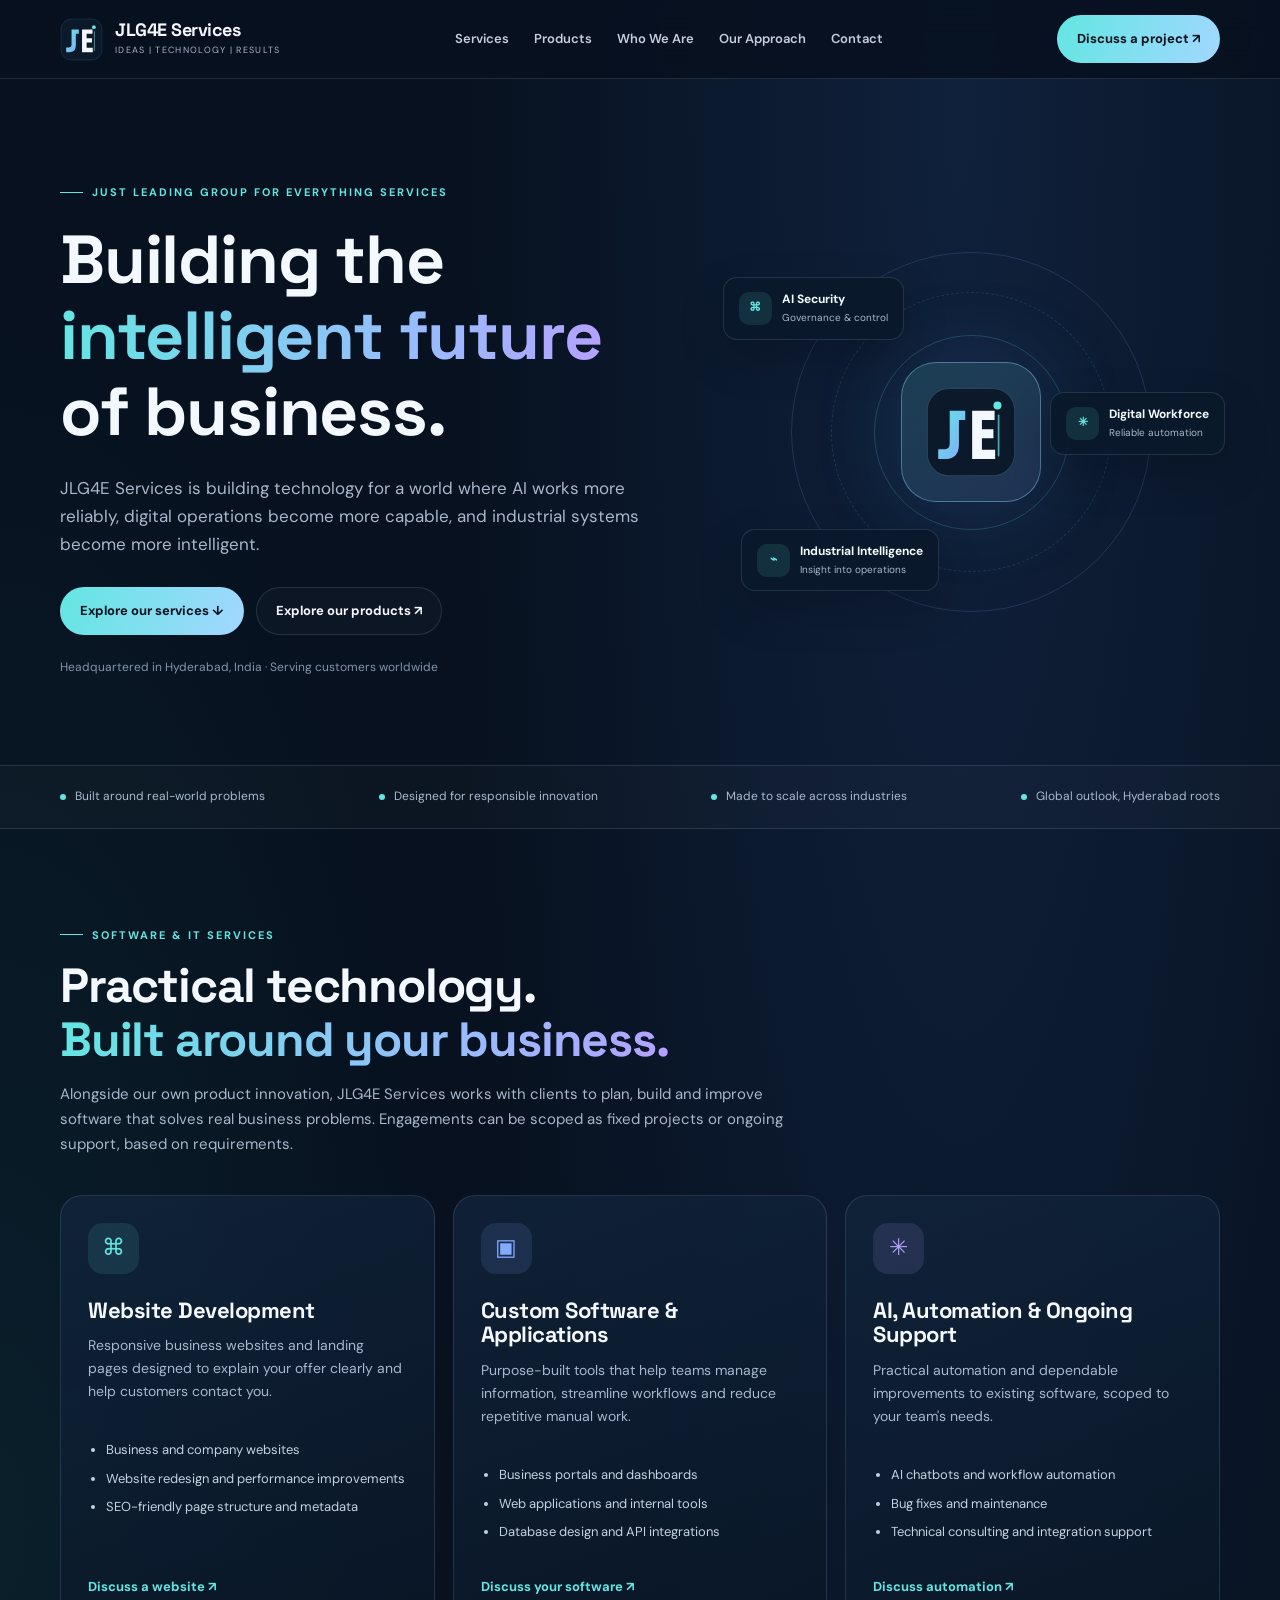
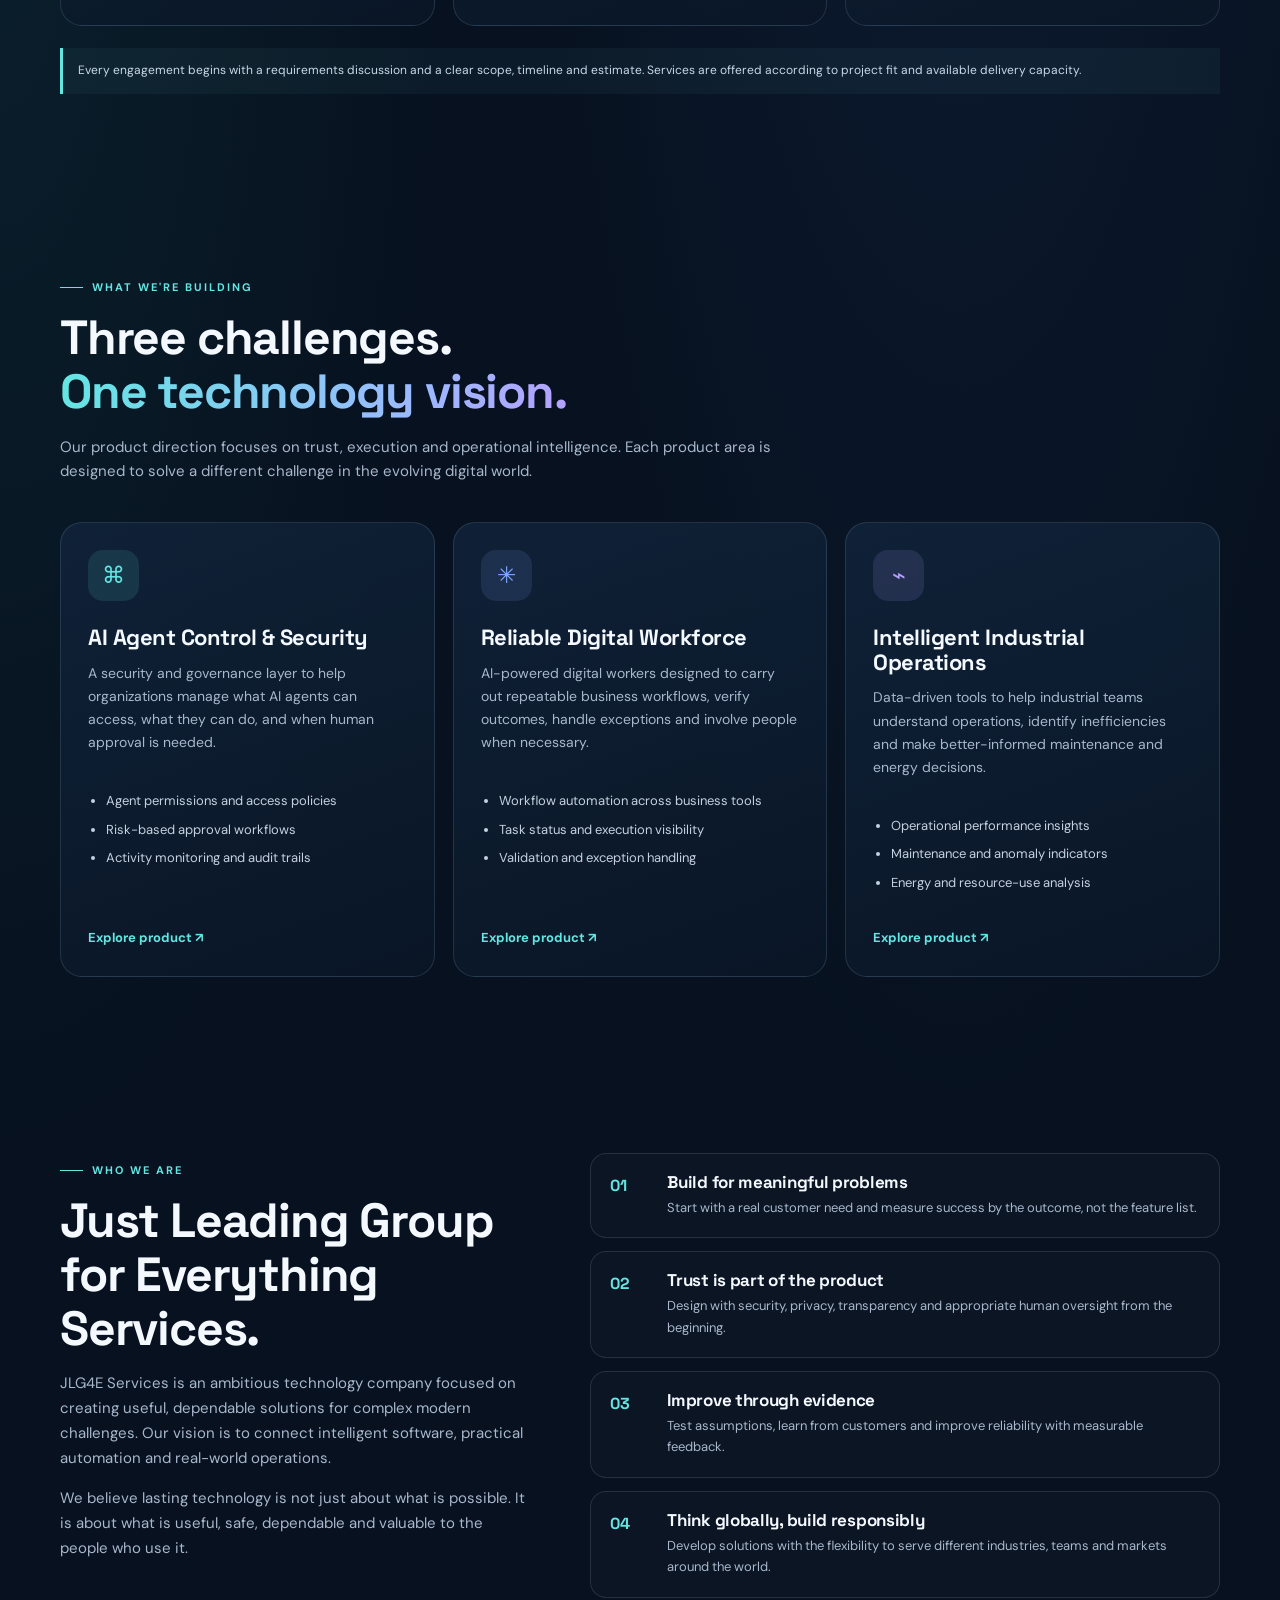
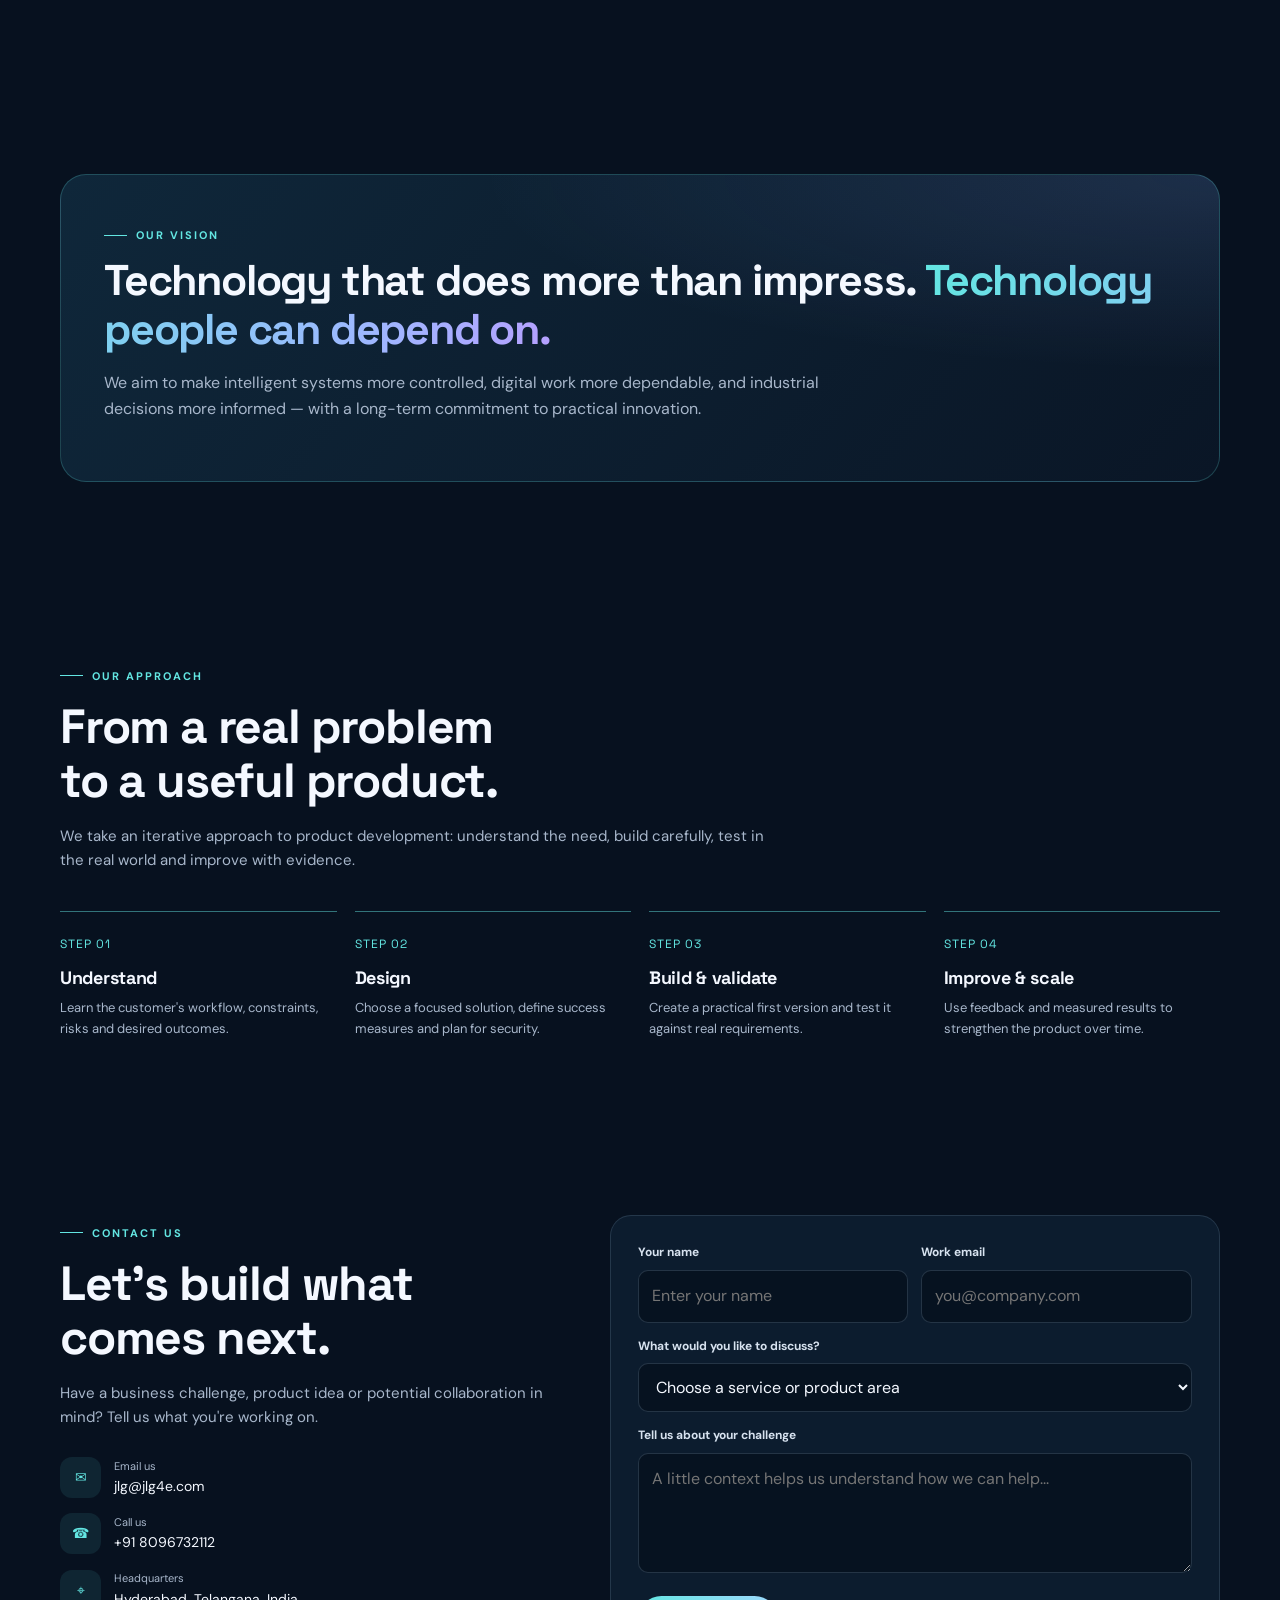
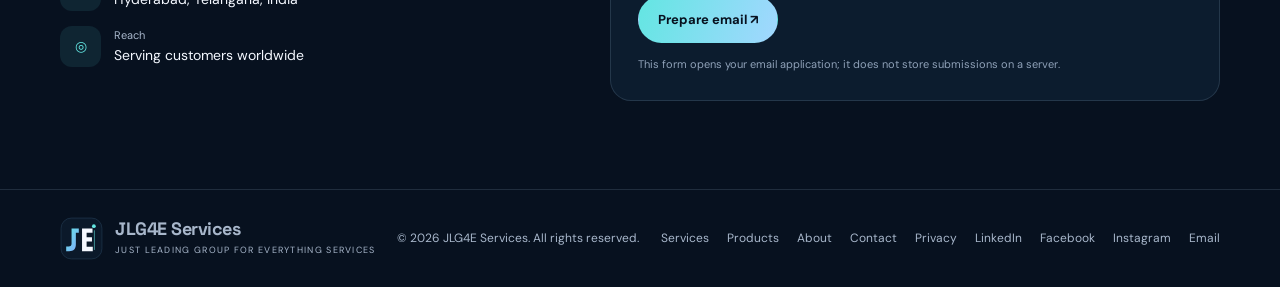
<file: index.html>
<!doctype html><html lang="en"><head><meta charset="utf-8"><meta name="viewport" content="width=device-width,initial-scale=1"><meta name="theme-color" content="#07111f"><title>JLG4E Services | Intelligence That Moves Business Forward</title><meta name="description" content="JLG4E Services builds technology for software development services, AI agent security, reliable digital workforces, and intelligent industrial operations. Headquartered in Hyderabad, serving customers worldwide."><link rel="canonical" href="https://jlg4e.com/"><meta property="og:site_name" content="JLG4E Services"><meta property="og:type" content="website"><meta property="og:locale" content="en_IN"><meta property="og:title" content="JLG4E Services | Intelligence That Moves Business Forward"><meta property="og:description" content="JLG4E Services builds technology for software development services, AI agent security, reliable digital workforces, and intelligent industrial operations. Headquartered in Hyderabad, serving customers worldwide."><meta property="og:url" content="https://jlg4e.com/"><meta property="og:image" content="https://jlg4e.com/assets/og-image.png"><meta property="og:image:width" content="1200"><meta property="og:image:height" content="630"><meta property="og:image:alt" content="JLG4E Services - Ideas, Technology, Results"><meta name="twitter:card" content="summary_large_image"><meta name="twitter:title" content="JLG4E Services | Intelligence That Moves Business Forward"><meta name="twitter:description" content="JLG4E Services builds technology for software development services, AI agent security, reliable digital workforces, and intelligent industrial operations. Headquartered in Hyderabad, serving customers worldwide."><meta name="twitter:image" content="https://jlg4e.com/assets/og-image.png"><link rel="icon" href="/favicon.ico" sizes="48x48"><link rel="icon" href="/favicon-192.png" type="image/png" sizes="192x192"><link rel="icon" href="/assets/logo.svg" type="image/svg+xml"><link rel="apple-touch-icon" href="/apple-touch-icon.png"><link rel="preconnect" href="https://fonts.googleapis.com"><link rel="preconnect" href="https://fonts.gstatic.com" crossorigin><link rel="stylesheet" href="https://fonts.googleapis.com/css2?family=DM+Sans:wght@400;500;700&family=Space+Grotesk:wght@500;700&display=swap"><link rel="stylesheet" href="assets/style.css"><script type="application/ld+json">{"@context": "https://schema.org", "@type": "Organization", "@id": "https://jlg4e.com/#organization", "name": "JLG4E Services", "alternateName": "Just Leading Group for Everything Services", "url": "https://jlg4e.com/", "logo": "https://jlg4e.com/assets/logo-512.png", "image": "https://jlg4e.com/assets/og-image.png", "slogan": "Ideas | Technology | Results", "email": "jlg@jlg4e.com", "telephone": "+91 8096732112", "address": {"@type": "PostalAddress", "addressLocality": "Hyderabad", "addressRegion": "Telangana", "addressCountry": "IN"}, "areaServed": "Worldwide", "sameAs": ["https://www.linkedin.com/company/jlg4e-services/", "https://www.facebook.com/profile.php?id=100068793960996", "https://www.instagram.com/jlg4eservices/"], "contactPoint": {"@type": "ContactPoint", "contactType": "customer support", "email": "jlg@jlg4e.com", "telephone": "+91 8096732112", "areaServed": "Worldwide", "availableLanguage": ["English", "Telugu", "Hindi"]}, "description": "Software development and IT services, alongside product innovation in AI agent security, reliable digital workforces and intelligent industrial operations."}</script><script type="application/ld+json">{"@context": "https://schema.org", "@type": "WebSite", "name": "JLG4E Services", "url": "https://jlg4e.com/", "publisher": {"@id": "https://jlg4e.com/#organization"}}</script></head><body><header class="topbar"><div class="container nav"><a class="brand" href="index.html"><img src="assets/logo.svg" alt="JLG4E logo"><span><span class="brand-name">JLG4E Services</span><span class="brand-sub">Ideas | Technology | Results</span></span></a><button class="menu-toggle" id="menuToggle" aria-label="Open navigation menu" aria-expanded="false">☰</button><nav class="nav-links" id="navLinks" aria-label="Main navigation"><a href="services.html">Services</a><a href="products.html">Products</a><a href="about.html">Who We Are</a><a href="index.html#approach">Our Approach</a><a href="contact.html">Contact</a></nav><a class="nav-cta" href="contact.html">Discuss a project ↗</a></div></header><main>
<section class="hero" id="home"><div class="container hero-grid"><div><span class="eyebrow">Just Leading Group for Everything Services</span><h1>Building the <span class="gradient">intelligent future</span> of business.</h1><p class="hero-copy">JLG4E Services is building technology for a world where AI works more reliably, digital operations become more capable, and industrial systems become more intelligent.</p><div class="actions"><a class="button primary" href="#services">Explore our services ↓</a><a class="button secondary" href="#products">Explore our products ↗</a></div><p class="note">Headquartered in Hyderabad, India · Serving customers worldwide</p></div>
<div class="visual" aria-label="Connected intelligent technology illustration"><div class="orbit o1"></div><div class="orbit o2"></div><div class="orbit o3"></div><div class="core"><img src="assets/logo.svg" alt=""></div><div class="float fa"><span class="float-icon">⌘</span><span>AI Security<small>Governance &amp; control</small></span></div><div class="float fb"><span class="float-icon">✳</span><span>Digital Workforce<small>Reliable automation</small></span></div><div class="float fc"><span class="float-icon">⌁</span><span>Industrial Intelligence<small>Insight into operations</small></span></div></div></div></section>
<div class="strip"><div class="container strip-inner"><span class="strip-item">Built around real-world problems</span><span class="strip-item">Designed for responsible innovation</span><span class="strip-item">Made to scale across industries</span><span class="strip-item">Global outlook, Hyderabad roots</span></div></div>

<section id="services"><div class="container"><div class="section-head reveal"><span class="eyebrow">Software &amp; IT services</span><h2>Practical technology.<br><span class="gradient">Built around your business.</span></h2><p>Alongside our own product innovation, JLG4E Services works with clients to plan, build and improve software that solves real business problems. Engagements can be scoped as fixed projects or ongoing support, based on requirements.</p></div><div class="products">
<article class="card reveal"><div class="product-icon">⌘</div><h3>Website Development</h3><p>Responsive business websites and landing pages designed to explain your offer clearly and help customers contact you.</p><ul><li>Business and company websites</li><li>Website redesign and performance improvements</li><li>SEO-friendly page structure and metadata</li></ul><a class="text-link" href="contact.html?interest=Website%20development" data-interest="Website development">Discuss a website ↗</a></article>
<article class="card reveal"><div class="product-icon blue">▣</div><h3>Custom Software &amp; Applications</h3><p>Purpose-built tools that help teams manage information, streamline workflows and reduce repetitive manual work.</p><ul><li>Business portals and dashboards</li><li>Web applications and internal tools</li><li>Database design and API integrations</li></ul><a class="text-link" href="contact.html?interest=Custom%20software%20and%20applications" data-interest="Custom software and applications">Discuss your software ↗</a></article>
<article class="card reveal"><div class="product-icon violet">✳</div><h3>AI, Automation &amp; Ongoing Support</h3><p>Practical automation and dependable improvements to existing software, scoped to your team's needs.</p><ul><li>AI chatbots and workflow automation</li><li>Bug fixes and maintenance</li><li>Technical consulting and integration support</li></ul><a class="text-link" href="contact.html?interest=AI%20automation%20and%20ongoing%20support" data-interest="AI automation and ongoing support">Discuss automation ↗</a></article>
</div><div class="notice" style="margin-top:22px">Every engagement begins with a requirements discussion and a clear scope, timeline and estimate. Services are offered according to project fit and available delivery capacity.</div></div></section>
<section id="products"><div class="container"><div class="section-head reveal"><span class="eyebrow">What we're building</span><h2>Three challenges.<br><span class="gradient">One technology vision.</span></h2><p>Our product direction focuses on trust, execution and operational intelligence. Each product area is designed to solve a different challenge in the evolving digital world.</p></div>
<div class="products">
<article class="card reveal"><div class="product-icon">⌘</div><h3>AI Agent Control &amp; Security</h3><p>A security and governance layer to help organizations manage what AI agents can access, what they can do, and when human approval is needed.</p><ul><li>Agent permissions and access policies</li><li>Risk-based approval workflows</li><li>Activity monitoring and audit trails</li></ul><a class="text-link" href="products/ai-agent-security.html">Explore product ↗</a></article>
<article class="card reveal"><div class="product-icon blue">✳</div><h3>Reliable Digital Workforce</h3><p>AI-powered digital workers designed to carry out repeatable business workflows, verify outcomes, handle exceptions and involve people when necessary.</p><ul><li>Workflow automation across business tools</li><li>Task status and execution visibility</li><li>Validation and exception handling</li></ul><a class="text-link" href="products/digital-workforce.html">Explore product ↗</a></article>
<article class="card reveal"><div class="product-icon violet">⌁</div><h3>Intelligent Industrial Operations</h3><p>Data-driven tools to help industrial teams understand operations, identify inefficiencies and make better-informed maintenance and energy decisions.</p><ul><li>Operational performance insights</li><li>Maintenance and anomaly indicators</li><li>Energy and resource-use analysis</li></ul><a class="text-link" href="products/industrial-operations.html">Explore product ↗</a></article>
</div></div></section>
<section id="about"><div class="container about-grid"><div class="about-title reveal"><span class="eyebrow">Who we are</span><h2>Just Leading Group for Everything Services.</h2><p>JLG4E Services is an ambitious technology company focused on creating useful, dependable solutions for complex modern challenges. Our vision is to connect intelligent software, practical automation and real-world operations.</p><p>We believe lasting technology is not just about what is possible. It is about what is useful, safe, dependable and valuable to the people who use it.</p></div><div class="principles">
<div class="principle reveal"><div class="number">01</div><div><h3>Build for meaningful problems</h3><p>Start with a real customer need and measure success by the outcome, not the feature list.</p></div></div>
<div class="principle reveal"><div class="number">02</div><div><h3>Trust is part of the product</h3><p>Design with security, privacy, transparency and appropriate human oversight from the beginning.</p></div></div>
<div class="principle reveal"><div class="number">03</div><div><h3>Improve through evidence</h3><p>Test assumptions, learn from customers and improve reliability with measurable feedback.</p></div></div>
<div class="principle reveal"><div class="number">04</div><div><h3>Think globally, build responsibly</h3><p>Develop solutions with the flexibility to serve different industries, teams and markets around the world.</p></div></div>
</div></div></section>
<section><div class="container"><div class="vision reveal"><span class="eyebrow">Our vision</span><h2>Technology that does more than impress. <span class="gradient">Technology people can depend on.</span></h2><p>We aim to make intelligent systems more controlled, digital work more dependable, and industrial decisions more informed — with a long-term commitment to practical innovation.</p></div></div></section>
<section id="approach"><div class="container"><div class="section-head reveal"><span class="eyebrow">Our approach</span><h2>From a real problem<br>to a useful product.</h2><p>We take an iterative approach to product development: understand the need, build carefully, test in the real world and improve with evidence.</p></div><div class="steps">
<div class="step reveal"><span class="step-no">STEP 01</span><h3>Understand</h3><p>Learn the customer's workflow, constraints, risks and desired outcomes.</p></div><div class="step reveal"><span class="step-no">STEP 02</span><h3>Design</h3><p>Choose a focused solution, define success measures and plan for security.</p></div><div class="step reveal"><span class="step-no">STEP 03</span><h3>Build &amp; validate</h3><p>Create a practical first version and test it against real requirements.</p></div><div class="step reveal"><span class="step-no">STEP 04</span><h3>Improve &amp; scale</h3><p>Use feedback and measured results to strengthen the product over time.</p></div>
</div></div></section>
<section id="contact"><div class="container contact-grid"><div class="contact-copy reveal"><span class="eyebrow">Contact us</span><h2>Let's build what comes next.</h2><p>Have a business challenge, product idea or potential collaboration in mind? Tell us what you're working on.</p><div class="details" data-nosnippet>
<a class="detail" href="mailto:jlg@jlg4e.com"><span class="detail-icon">✉</span><span><small>Email us</small>jlg@jlg4e.com</span></a><a class="detail" href="tel:+918096732112"><span class="detail-icon">☎</span><span><small>Call us</small>+91 8096732112</span></a><div class="detail"><span class="detail-icon">⌖</span><span><small>Headquarters</small>Hyderabad, Telangana, India</span></div><div class="detail"><span class="detail-icon">◎</span><span><small>Reach</small>Serving customers worldwide</span></div></div></div>
<form class="form reveal" id="contactForm"><div class="form-row"><div class="field"><label for="name">Your name</label><input id="name" name="name" autocomplete="name" placeholder="Enter your name" required></div><div class="field"><label for="email">Work email</label><input id="email" name="email" type="email" autocomplete="email" placeholder="you@company.com" required></div></div><div class="field"><label for="interest">What would you like to discuss?</label><select id="interest" name="interest" required><option value="">Choose a service or product area</option><option>Website development</option><option>Custom software and applications</option><option>AI automation and ongoing support</option><option>AI Agent Control &amp; Security</option><option>Reliable Digital Workforce</option><option>Intelligent Industrial Operations</option><option>Partnership or general enquiry</option></select></div><div class="field"><label for="message">Tell us about your challenge</label><textarea id="message" name="message" placeholder="A little context helps us understand how we can help..." required></textarea></div><button class="button primary" type="submit">Prepare email ↗</button><p class="form-note">This form opens your email application; it does not store submissions on a server.</p></form>
</div></section></main><footer><div class="container footer-inner"><a class="brand" href="index.html"><img src="assets/logo.svg" alt=""><span><span class="brand-name">JLG4E Services</span><span class="brand-sub">Just Leading Group for Everything Services</span></span></a><div>© <span class="year"></span> JLG4E Services. All rights reserved.</div><div class="footer-links"><a href="services.html">Services</a><a href="products.html">Products</a><a href="about.html">About</a><a href="contact.html">Contact</a><a href="privacy.html">Privacy</a><a href="https://www.linkedin.com/company/jlg4e-services/" rel="noopener" target="_blank">LinkedIn</a><a href="https://www.facebook.com/profile.php?id=100068793960996" rel="noopener" target="_blank">Facebook</a><a href="https://www.instagram.com/jlg4eservices/" rel="noopener" target="_blank">Instagram</a><a href="mailto:jlg@jlg4e.com">Email</a></div></div></footer><script src="assets/site.js" defer></script></body></html>
</file>
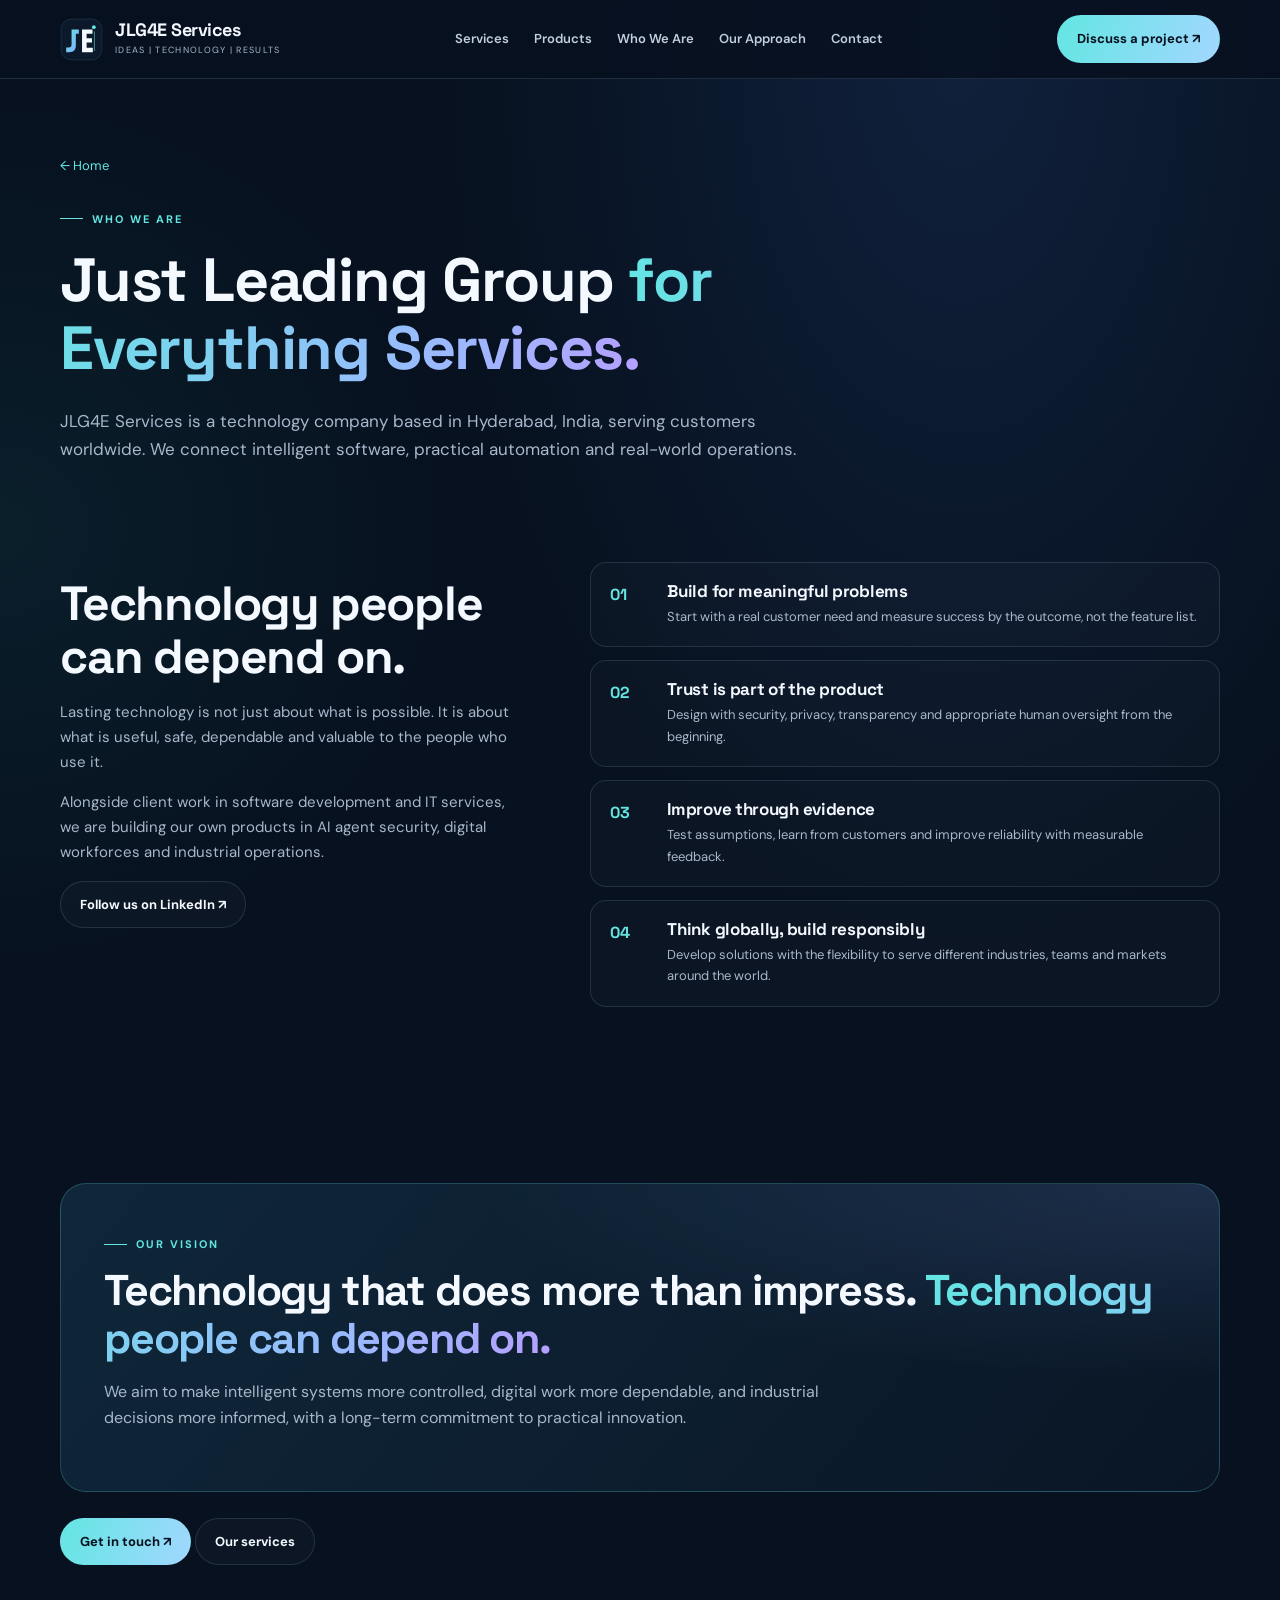
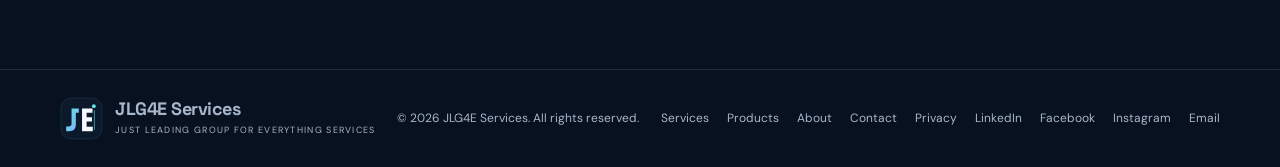
<file: about.html>
<!doctype html><html lang="en"><head><meta charset="utf-8"><meta name="viewport" content="width=device-width,initial-scale=1"><meta name="theme-color" content="#07111f"><title>About JLG4E Services | Hyderabad Technology Company</title><meta name="description" content="JLG4E Services is a Hyderabad-based technology company building useful, dependable software, AI agent security, digital workforce and industrial intelligence solutions."><link rel="canonical" href="https://jlg4e.com/about.html"><meta property="og:site_name" content="JLG4E Services"><meta property="og:type" content="website"><meta property="og:locale" content="en_IN"><meta property="og:title" content="About JLG4E Services | Hyderabad Technology Company"><meta property="og:description" content="JLG4E Services is a Hyderabad-based technology company building useful, dependable software, AI agent security, digital workforce and industrial intelligence solutions."><meta property="og:url" content="https://jlg4e.com/about.html"><meta property="og:image" content="https://jlg4e.com/assets/og-image.png"><meta property="og:image:width" content="1200"><meta property="og:image:height" content="630"><meta property="og:image:alt" content="JLG4E Services - Ideas, Technology, Results"><meta name="twitter:card" content="summary_large_image"><meta name="twitter:title" content="About JLG4E Services | Hyderabad Technology Company"><meta name="twitter:description" content="JLG4E Services is a Hyderabad-based technology company building useful, dependable software, AI agent security, digital workforce and industrial intelligence solutions."><meta name="twitter:image" content="https://jlg4e.com/assets/og-image.png"><link rel="icon" href="/favicon.ico" sizes="48x48"><link rel="icon" href="/favicon-192.png" type="image/png" sizes="192x192"><link rel="icon" href="/assets/logo.svg" type="image/svg+xml"><link rel="apple-touch-icon" href="/apple-touch-icon.png"><link rel="preconnect" href="https://fonts.googleapis.com"><link rel="preconnect" href="https://fonts.gstatic.com" crossorigin><link rel="stylesheet" href="https://fonts.googleapis.com/css2?family=DM+Sans:wght@400;500;700&family=Space+Grotesk:wght@500;700&display=swap"><link rel="stylesheet" href="assets/style.css"><script type="application/ld+json">{"@context": "https://schema.org", "@type": "BreadcrumbList", "itemListElement": [{"@type": "ListItem", "position": 1, "name": "Home", "item": "https://jlg4e.com/"}, {"@type": "ListItem", "position": 2, "name": "About", "item": "https://jlg4e.com/about.html"}]}</script></head><body><header class="topbar"><div class="container nav"><a class="brand" href="index.html"><img src="assets/logo.svg" alt="JLG4E logo"><span><span class="brand-name">JLG4E Services</span><span class="brand-sub">Ideas | Technology | Results</span></span></a><button class="menu-toggle" id="menuToggle" aria-label="Open navigation menu" aria-expanded="false">☰</button><nav class="nav-links" id="navLinks" aria-label="Main navigation"><a href="services.html">Services</a><a href="products.html">Products</a><a href="about.html" aria-current="page">Who We Are</a><a href="index.html#approach">Our Approach</a><a href="contact.html">Contact</a></nav><a class="nav-cta" href="contact.html">Discuss a project ↗</a></div></header><main><section class="detail-hero"><div class="container"><a class="back-link" href="index.html">← Home</a><span class="eyebrow">Who we are</span><h1>Just Leading Group <span class="gradient">for Everything Services.</span></h1><p class="hero-copy">JLG4E Services is a technology company based in Hyderabad, India, serving customers worldwide. We connect intelligent software, practical automation and real-world operations.</p></div></section><section style="padding-top:20px"><div class="container about-grid"><div class="about-title reveal"><h2>Technology people can depend on.</h2><p>Lasting technology is not just about what is possible. It is about what is useful, safe, dependable and valuable to the people who use it.</p><p>Alongside client work in software development and IT services, we are building our own products in AI agent security, digital workforces and industrial operations.</p><p><a class="button secondary" href="https://www.linkedin.com/company/jlg4e-services/" rel="noopener" target="_blank">Follow us on LinkedIn ↗</a></p></div><div class="principles"><div class="principle reveal"><div class="number">01</div><div><h3>Build for meaningful problems</h3><p>Start with a real customer need and measure success by the outcome, not the feature list.</p></div></div><div class="principle reveal"><div class="number">02</div><div><h3>Trust is part of the product</h3><p>Design with security, privacy, transparency and appropriate human oversight from the beginning.</p></div></div><div class="principle reveal"><div class="number">03</div><div><h3>Improve through evidence</h3><p>Test assumptions, learn from customers and improve reliability with measurable feedback.</p></div></div><div class="principle reveal"><div class="number">04</div><div><h3>Think globally, build responsibly</h3><p>Develop solutions with the flexibility to serve different industries, teams and markets around the world.</p></div></div></div></div></section><section><div class="container"><div class="vision reveal"><span class="eyebrow">Our vision</span><h2>Technology that does more than impress. <span class="gradient">Technology people can depend on.</span></h2><p>We aim to make intelligent systems more controlled, digital work more dependable, and industrial decisions more informed, with a long-term commitment to practical innovation.</p></div><p style="margin-top:26px"><a class="button primary" href="contact.html">Get in touch ↗</a> <a class="button secondary" href="services.html">Our services</a></p></div></section></main><footer><div class="container footer-inner"><a class="brand" href="index.html"><img src="assets/logo.svg" alt=""><span><span class="brand-name">JLG4E Services</span><span class="brand-sub">Just Leading Group for Everything Services</span></span></a><div>© <span class="year"></span> JLG4E Services. All rights reserved.</div><div class="footer-links"><a href="services.html">Services</a><a href="products.html">Products</a><a href="about.html">About</a><a href="contact.html">Contact</a><a href="privacy.html">Privacy</a><a href="https://www.linkedin.com/company/jlg4e-services/" rel="noopener" target="_blank">LinkedIn</a><a href="https://www.facebook.com/profile.php?id=100068793960996" rel="noopener" target="_blank">Facebook</a><a href="https://www.instagram.com/jlg4eservices/" rel="noopener" target="_blank">Instagram</a><a href="mailto:jlg@jlg4e.com">Email</a></div></div></footer><script src="assets/site.js" defer></script></body></html>
</file>
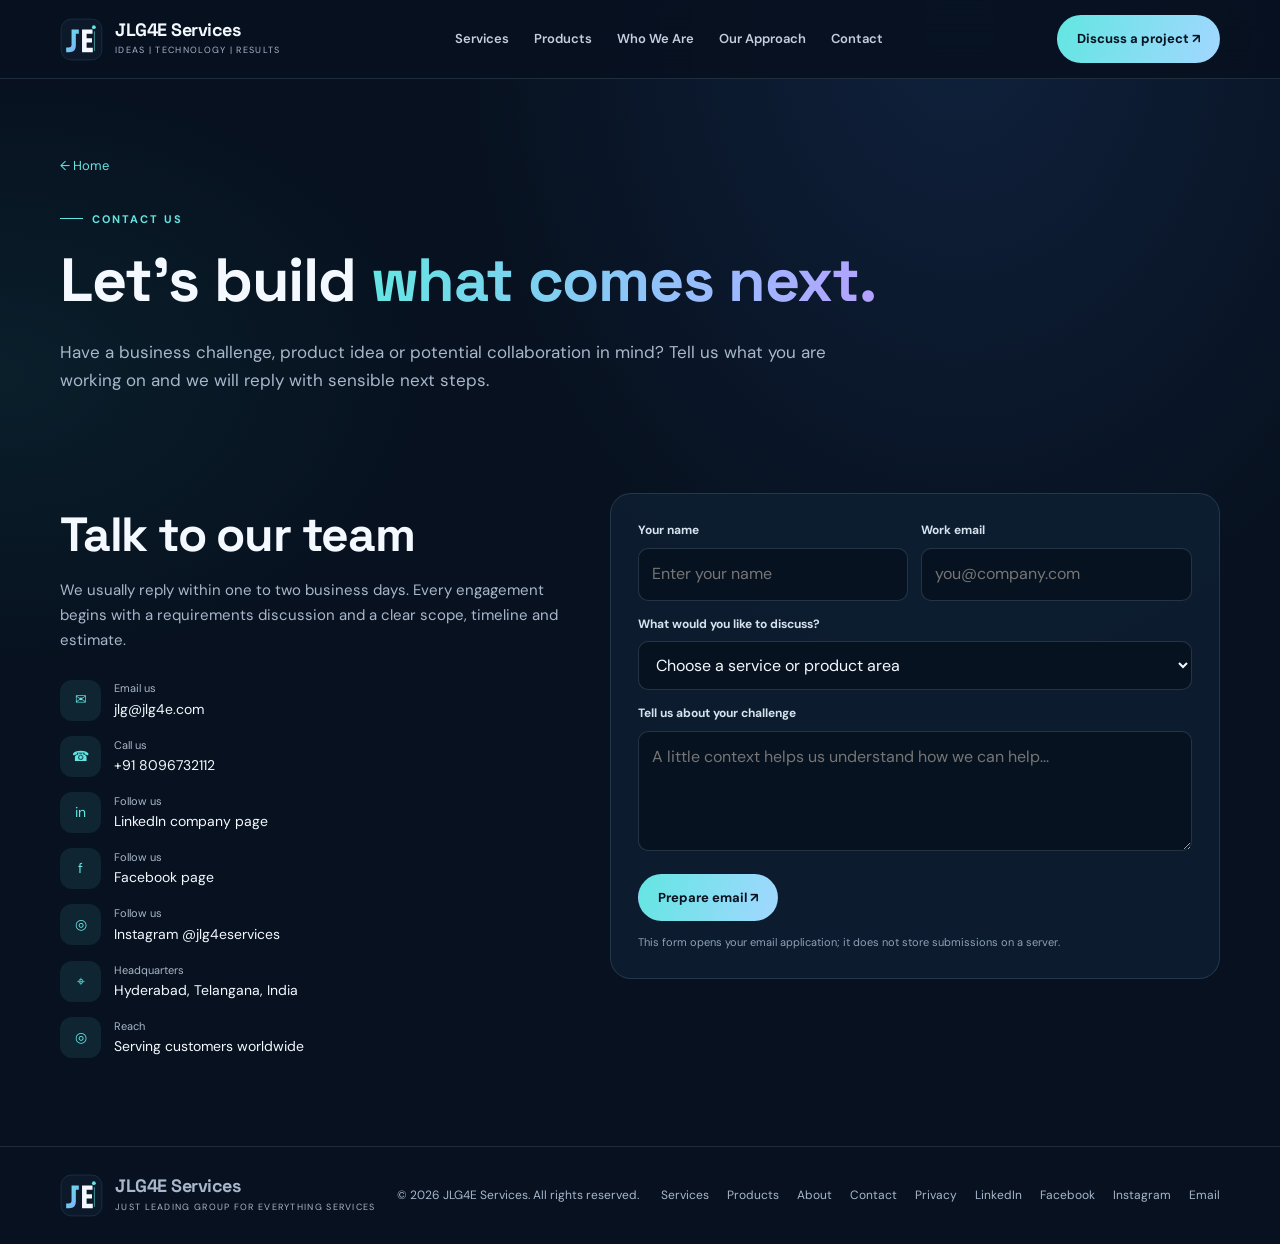
<file: contact.html>
<!doctype html><html lang="en"><head><meta charset="utf-8"><meta name="viewport" content="width=device-width,initial-scale=1"><meta name="theme-color" content="#07111f"><title>Contact JLG4E Services | Discuss a Project</title><meta name="description" content="Contact JLG4E Services in Hyderabad, India for software development, AI agent security, digital workforce and industrial operations enquiries. Email, phone or send a message."><link rel="canonical" href="https://jlg4e.com/contact.html"><meta property="og:site_name" content="JLG4E Services"><meta property="og:type" content="website"><meta property="og:locale" content="en_IN"><meta property="og:title" content="Contact JLG4E Services | Discuss a Project"><meta property="og:description" content="Contact JLG4E Services in Hyderabad, India for software development, AI agent security, digital workforce and industrial operations enquiries. Email, phone or send a message."><meta property="og:url" content="https://jlg4e.com/contact.html"><meta property="og:image" content="https://jlg4e.com/assets/og-image.png"><meta property="og:image:width" content="1200"><meta property="og:image:height" content="630"><meta property="og:image:alt" content="JLG4E Services - Ideas, Technology, Results"><meta name="twitter:card" content="summary_large_image"><meta name="twitter:title" content="Contact JLG4E Services | Discuss a Project"><meta name="twitter:description" content="Contact JLG4E Services in Hyderabad, India for software development, AI agent security, digital workforce and industrial operations enquiries. Email, phone or send a message."><meta name="twitter:image" content="https://jlg4e.com/assets/og-image.png"><link rel="icon" href="/favicon.ico" sizes="48x48"><link rel="icon" href="/favicon-192.png" type="image/png" sizes="192x192"><link rel="icon" href="/assets/logo.svg" type="image/svg+xml"><link rel="apple-touch-icon" href="/apple-touch-icon.png"><link rel="preconnect" href="https://fonts.googleapis.com"><link rel="preconnect" href="https://fonts.gstatic.com" crossorigin><link rel="stylesheet" href="https://fonts.googleapis.com/css2?family=DM+Sans:wght@400;500;700&family=Space+Grotesk:wght@500;700&display=swap"><link rel="stylesheet" href="assets/style.css"><script type="application/ld+json">{"@context": "https://schema.org", "@type": "BreadcrumbList", "itemListElement": [{"@type": "ListItem", "position": 1, "name": "Home", "item": "https://jlg4e.com/"}, {"@type": "ListItem", "position": 2, "name": "Contact", "item": "https://jlg4e.com/contact.html"}]}</script></head><body><header class="topbar"><div class="container nav"><a class="brand" href="index.html"><img src="assets/logo.svg" alt="JLG4E logo"><span><span class="brand-name">JLG4E Services</span><span class="brand-sub">Ideas | Technology | Results</span></span></a><button class="menu-toggle" id="menuToggle" aria-label="Open navigation menu" aria-expanded="false">☰</button><nav class="nav-links" id="navLinks" aria-label="Main navigation"><a href="services.html">Services</a><a href="products.html">Products</a><a href="about.html">Who We Are</a><a href="index.html#approach">Our Approach</a><a href="contact.html" aria-current="page">Contact</a></nav><a class="nav-cta" href="contact.html">Discuss a project ↗</a></div></header><main><section class="detail-hero"><div class="container"><a class="back-link" href="index.html">← Home</a><span class="eyebrow">Contact us</span><h1>Let's build <span class="gradient">what comes next.</span></h1><p class="hero-copy">Have a business challenge, product idea or potential collaboration in mind? Tell us what you are working on and we will reply with sensible next steps.</p></div></section><section id="contact" style="padding-top:20px"><div class="container contact-grid"><div class="contact-copy reveal"><h2>Talk to our team</h2><p>We usually reply within one to two business days. Every engagement begins with a requirements discussion and a clear scope, timeline and estimate.</p><div class="details" data-nosnippet>
<a class="detail" href="mailto:jlg@jlg4e.com"><span class="detail-icon">✉</span><span><small>Email us</small>jlg@jlg4e.com</span></a><a class="detail" href="tel:+918096732112"><span class="detail-icon">☎</span><span><small>Call us</small>+91 8096732112</span></a><a class="detail" href="https://www.linkedin.com/company/jlg4e-services/" rel="noopener" target="_blank"><span class="detail-icon">in</span><span><small>Follow us</small>LinkedIn company page</span></a><a class="detail" href="https://www.facebook.com/profile.php?id=100068793960996" rel="noopener" target="_blank"><span class="detail-icon">f</span><span><small>Follow us</small>Facebook page</span></a><a class="detail" href="https://www.instagram.com/jlg4eservices/" rel="noopener" target="_blank"><span class="detail-icon">◎</span><span><small>Follow us</small>Instagram @jlg4eservices</span></a><div class="detail"><span class="detail-icon">⌖</span><span><small>Headquarters</small>Hyderabad, Telangana, India</span></div><div class="detail"><span class="detail-icon">◎</span><span><small>Reach</small>Serving customers worldwide</span></div></div></div><form class="form reveal" id="contactForm"><div class="form-row"><div class="field"><label for="name">Your name</label><input id="name" name="name" autocomplete="name" placeholder="Enter your name" required></div><div class="field"><label for="email">Work email</label><input id="email" name="email" type="email" autocomplete="email" placeholder="you@company.com" required></div></div><div class="field"><label for="interest">What would you like to discuss?</label><select id="interest" name="interest" required><option value="">Choose a service or product area</option><option>Website development</option><option>Custom software and applications</option><option>AI automation and ongoing support</option><option>AI Agent Control &amp; Security</option><option>Reliable Digital Workforce</option><option>Intelligent Industrial Operations</option><option>Partnership or general enquiry</option></select></div><div class="field"><label for="message">Tell us about your challenge</label><textarea id="message" name="message" placeholder="A little context helps us understand how we can help..." required></textarea></div><button class="button primary" type="submit">Prepare email ↗</button><p class="form-note">This form opens your email application; it does not store submissions on a server.</p></form></div></section></main><footer><div class="container footer-inner"><a class="brand" href="index.html"><img src="assets/logo.svg" alt=""><span><span class="brand-name">JLG4E Services</span><span class="brand-sub">Just Leading Group for Everything Services</span></span></a><div>© <span class="year"></span> JLG4E Services. All rights reserved.</div><div class="footer-links"><a href="services.html">Services</a><a href="products.html">Products</a><a href="about.html">About</a><a href="contact.html">Contact</a><a href="privacy.html">Privacy</a><a href="https://www.linkedin.com/company/jlg4e-services/" rel="noopener" target="_blank">LinkedIn</a><a href="https://www.facebook.com/profile.php?id=100068793960996" rel="noopener" target="_blank">Facebook</a><a href="https://www.instagram.com/jlg4eservices/" rel="noopener" target="_blank">Instagram</a><a href="mailto:jlg@jlg4e.com">Email</a></div></div></footer><script src="assets/site.js" defer></script></body></html>
</file>
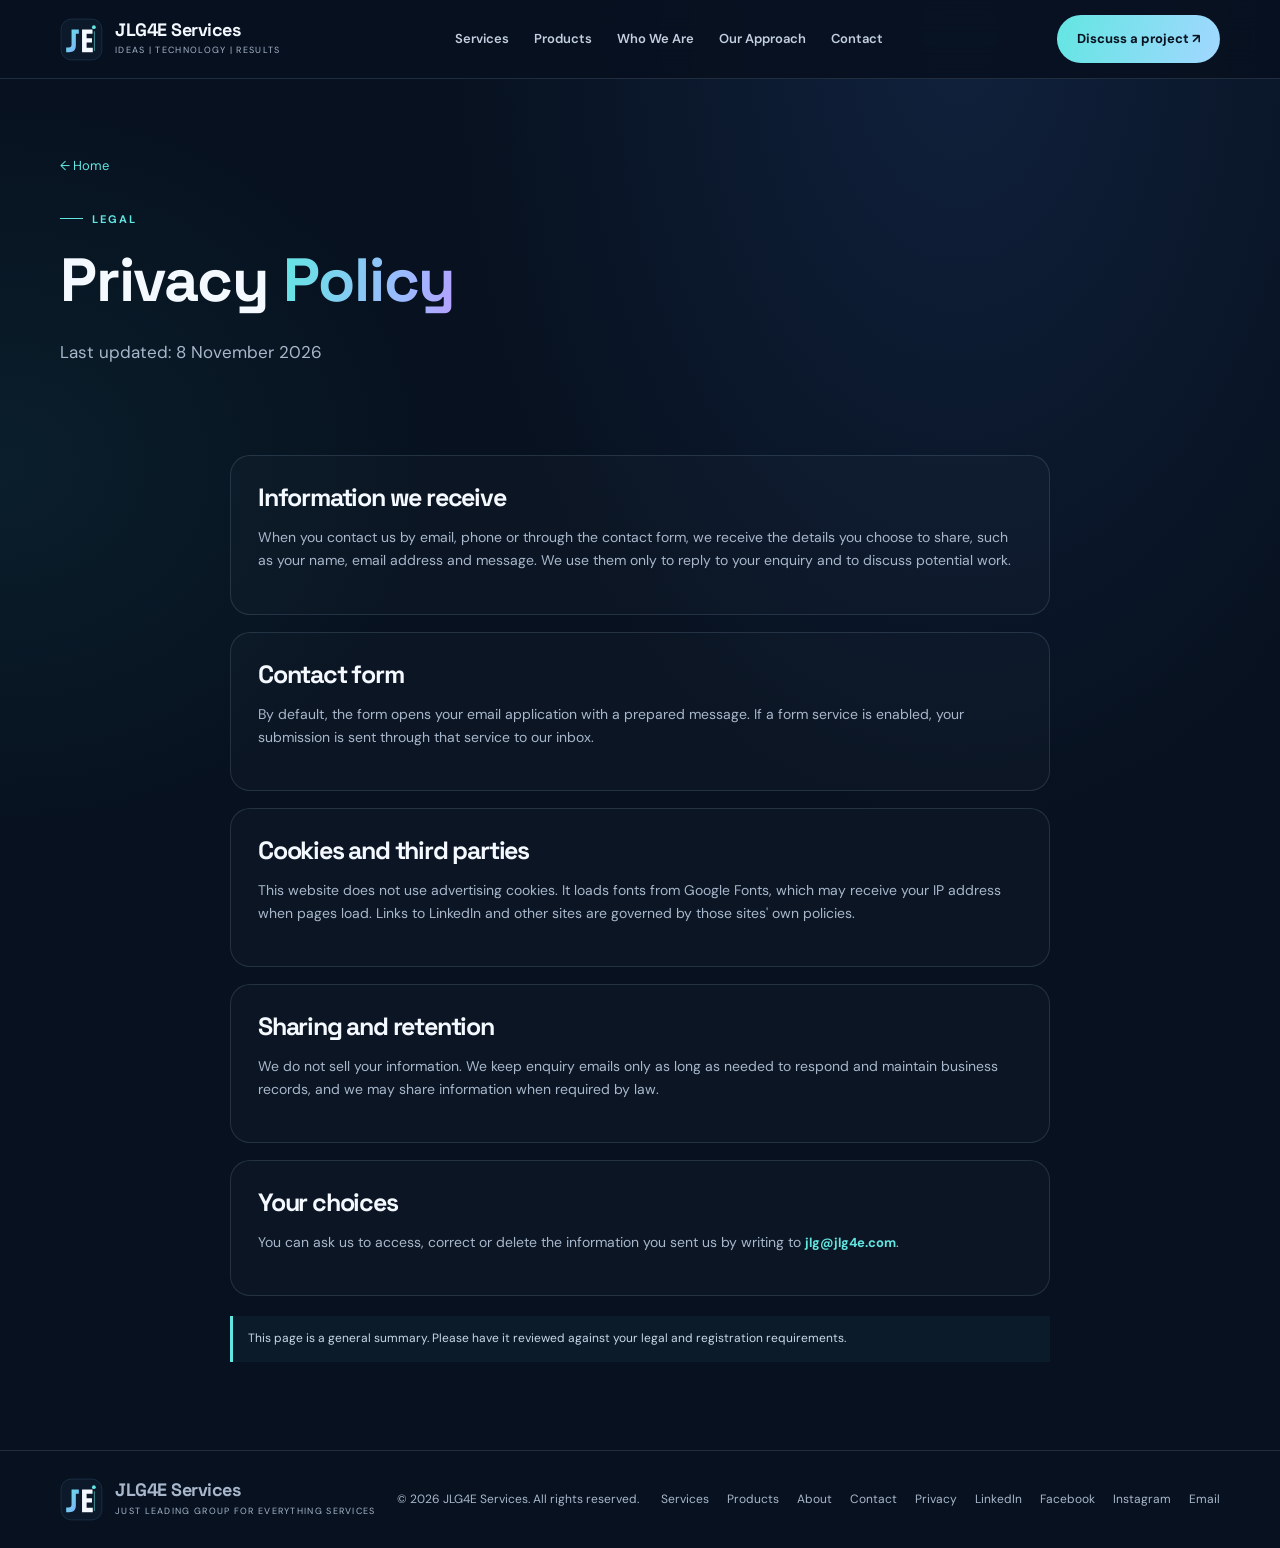
<file: privacy.html>
<!doctype html><html lang="en"><head><meta charset="utf-8"><meta name="viewport" content="width=device-width,initial-scale=1"><meta name="theme-color" content="#07111f"><title>Privacy Policy | JLG4E Services</title><meta name="description" content="How JLG4E Services handles information collected through jlg4e.com, including enquiries sent by email or contact form."><link rel="canonical" href="https://jlg4e.com/privacy.html"><meta property="og:site_name" content="JLG4E Services"><meta property="og:type" content="website"><meta property="og:locale" content="en_IN"><meta property="og:title" content="Privacy Policy | JLG4E Services"><meta property="og:description" content="How JLG4E Services handles information collected through jlg4e.com, including enquiries sent by email or contact form."><meta property="og:url" content="https://jlg4e.com/privacy.html"><meta property="og:image" content="https://jlg4e.com/assets/og-image.png"><meta property="og:image:width" content="1200"><meta property="og:image:height" content="630"><meta property="og:image:alt" content="JLG4E Services - Ideas, Technology, Results"><meta name="twitter:card" content="summary_large_image"><meta name="twitter:title" content="Privacy Policy | JLG4E Services"><meta name="twitter:description" content="How JLG4E Services handles information collected through jlg4e.com, including enquiries sent by email or contact form."><meta name="twitter:image" content="https://jlg4e.com/assets/og-image.png"><link rel="icon" href="/favicon.ico" sizes="48x48"><link rel="icon" href="/favicon-192.png" type="image/png" sizes="192x192"><link rel="icon" href="/assets/logo.svg" type="image/svg+xml"><link rel="apple-touch-icon" href="/apple-touch-icon.png"><link rel="preconnect" href="https://fonts.googleapis.com"><link rel="preconnect" href="https://fonts.gstatic.com" crossorigin><link rel="stylesheet" href="https://fonts.googleapis.com/css2?family=DM+Sans:wght@400;500;700&family=Space+Grotesk:wght@500;700&display=swap"><link rel="stylesheet" href="assets/style.css"><script type="application/ld+json">{"@context": "https://schema.org", "@type": "BreadcrumbList", "itemListElement": [{"@type": "ListItem", "position": 1, "name": "Home", "item": "https://jlg4e.com/"}, {"@type": "ListItem", "position": 2, "name": "Privacy Policy", "item": "https://jlg4e.com/privacy.html"}]}</script></head><body><header class="topbar"><div class="container nav"><a class="brand" href="index.html"><img src="assets/logo.svg" alt="JLG4E logo"><span><span class="brand-name">JLG4E Services</span><span class="brand-sub">Ideas | Technology | Results</span></span></a><button class="menu-toggle" id="menuToggle" aria-label="Open navigation menu" aria-expanded="false">☰</button><nav class="nav-links" id="navLinks" aria-label="Main navigation"><a href="services.html">Services</a><a href="products.html">Products</a><a href="about.html">Who We Are</a><a href="index.html#approach">Our Approach</a><a href="contact.html">Contact</a></nav><a class="nav-cta" href="contact.html">Discuss a project ↗</a></div></header><main><section class="detail-hero"><div class="container"><a class="back-link" href="index.html">← Home</a><span class="eyebrow">Legal</span><h1>Privacy <span class="gradient">Policy</span></h1><p class="hero-copy">Last updated: 8 November 2026</p></div></section><section style="padding-top:10px"><div class="container" style="max-width:820px"><div class="content-panel"><h2>Information we receive</h2><p>When you contact us by email, phone or through the contact form, we receive the details you choose to share, such as your name, email address and message. We use them only to reply to your enquiry and to discuss potential work.</p></div><div class="content-panel"><h2>Contact form</h2><p>By default, the form opens your email application with a prepared message. If a form service is enabled, your submission is sent through that service to our inbox.</p></div><div class="content-panel"><h2>Cookies and third parties</h2><p>This website does not use advertising cookies. It loads fonts from Google Fonts, which may receive your IP address when pages load. Links to LinkedIn and other sites are governed by those sites' own policies.</p></div><div class="content-panel"><h2>Sharing and retention</h2><p>We do not sell your information. We keep enquiry emails only as long as needed to respond and maintain business records, and we may share information when required by law.</p></div><div class="content-panel"><h2>Your choices</h2><p>You can ask us to access, correct or delete the information you sent us by writing to <a class="text-link" href="mailto:jlg@jlg4e.com">jlg@jlg4e.com</a>.</p></div><div class="notice">This page is a general summary. Please have it reviewed against your legal and registration requirements.</div></div></section></main><footer><div class="container footer-inner"><a class="brand" href="index.html"><img src="assets/logo.svg" alt=""><span><span class="brand-name">JLG4E Services</span><span class="brand-sub">Just Leading Group for Everything Services</span></span></a><div>© <span class="year"></span> JLG4E Services. All rights reserved.</div><div class="footer-links"><a href="services.html">Services</a><a href="products.html">Products</a><a href="about.html">About</a><a href="contact.html">Contact</a><a href="privacy.html">Privacy</a><a href="https://www.linkedin.com/company/jlg4e-services/" rel="noopener" target="_blank">LinkedIn</a><a href="https://www.facebook.com/profile.php?id=100068793960996" rel="noopener" target="_blank">Facebook</a><a href="https://www.instagram.com/jlg4eservices/" rel="noopener" target="_blank">Instagram</a><a href="mailto:jlg@jlg4e.com">Email</a></div></div></footer><script src="assets/site.js" defer></script></body></html>
</file>
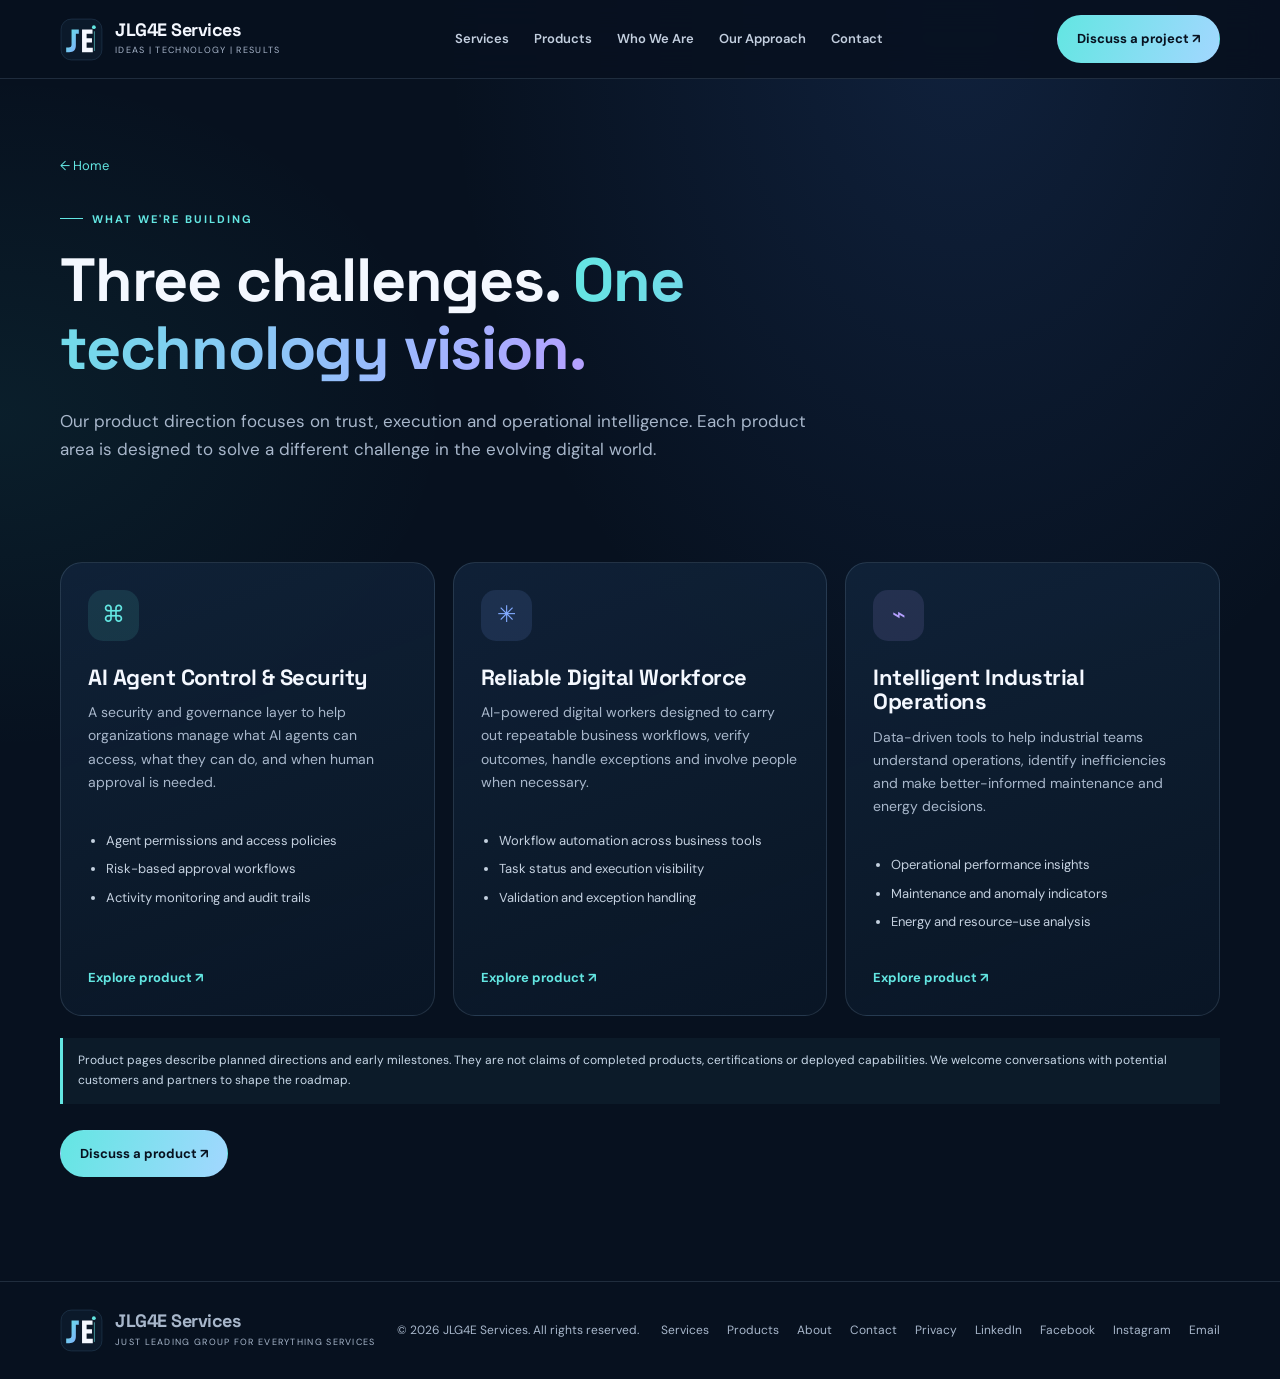
<file: products.html>
<!doctype html><html lang="en"><head><meta charset="utf-8"><meta name="viewport" content="width=device-width,initial-scale=1"><meta name="theme-color" content="#07111f"><title>Products | AI Agent Control, Digital Workforce, Industrial Operations | JLG4E</title><meta name="description" content="Explore JLG4E Services product directions: AI Agent Control &amp; Security, Reliable Digital Workforce and Intelligent Industrial Operations."><link rel="canonical" href="https://jlg4e.com/products.html"><meta property="og:site_name" content="JLG4E Services"><meta property="og:type" content="website"><meta property="og:locale" content="en_IN"><meta property="og:title" content="Products | AI Agent Control, Digital Workforce, Industrial Operations | JLG4E"><meta property="og:description" content="Explore JLG4E Services product directions: AI Agent Control &amp; Security, Reliable Digital Workforce and Intelligent Industrial Operations."><meta property="og:url" content="https://jlg4e.com/products.html"><meta property="og:image" content="https://jlg4e.com/assets/og-image.png"><meta property="og:image:width" content="1200"><meta property="og:image:height" content="630"><meta property="og:image:alt" content="JLG4E Services - Ideas, Technology, Results"><meta name="twitter:card" content="summary_large_image"><meta name="twitter:title" content="Products | AI Agent Control, Digital Workforce, Industrial Operations | JLG4E"><meta name="twitter:description" content="Explore JLG4E Services product directions: AI Agent Control &amp; Security, Reliable Digital Workforce and Intelligent Industrial Operations."><meta name="twitter:image" content="https://jlg4e.com/assets/og-image.png"><link rel="icon" href="/favicon.ico" sizes="48x48"><link rel="icon" href="/favicon-192.png" type="image/png" sizes="192x192"><link rel="icon" href="/assets/logo.svg" type="image/svg+xml"><link rel="apple-touch-icon" href="/apple-touch-icon.png"><link rel="preconnect" href="https://fonts.googleapis.com"><link rel="preconnect" href="https://fonts.gstatic.com" crossorigin><link rel="stylesheet" href="https://fonts.googleapis.com/css2?family=DM+Sans:wght@400;500;700&family=Space+Grotesk:wght@500;700&display=swap"><link rel="stylesheet" href="assets/style.css"><script type="application/ld+json">{"@context": "https://schema.org", "@type": "BreadcrumbList", "itemListElement": [{"@type": "ListItem", "position": 1, "name": "Home", "item": "https://jlg4e.com/"}, {"@type": "ListItem", "position": 2, "name": "Products", "item": "https://jlg4e.com/products.html"}]}</script></head><body><header class="topbar"><div class="container nav"><a class="brand" href="index.html"><img src="assets/logo.svg" alt="JLG4E logo"><span><span class="brand-name">JLG4E Services</span><span class="brand-sub">Ideas | Technology | Results</span></span></a><button class="menu-toggle" id="menuToggle" aria-label="Open navigation menu" aria-expanded="false">☰</button><nav class="nav-links" id="navLinks" aria-label="Main navigation"><a href="services.html">Services</a><a href="products.html" aria-current="page">Products</a><a href="about.html">Who We Are</a><a href="index.html#approach">Our Approach</a><a href="contact.html">Contact</a></nav><a class="nav-cta" href="contact.html">Discuss a project ↗</a></div></header><main><section class="detail-hero"><div class="container"><a class="back-link" href="index.html">← Home</a><span class="eyebrow">What we're building</span><h1>Three challenges. <span class="gradient">One technology vision.</span></h1><p class="hero-copy">Our product direction focuses on trust, execution and operational intelligence. Each product area is designed to solve a different challenge in the evolving digital world.</p></div></section><section style="padding-top:20px"><div class="container"><div class="products"><article class="card reveal"><div class="product-icon ">⌘</div><h3>AI Agent Control &amp; Security</h3><p>A security and governance layer to help organizations manage what AI agents can access, what they can do, and when human approval is needed.</p><ul><li>Agent permissions and access policies</li><li>Risk-based approval workflows</li><li>Activity monitoring and audit trails</li></ul><a class="text-link" href="products/ai-agent-security.html">Explore product ↗</a></article><article class="card reveal"><div class="product-icon blue">✳</div><h3>Reliable Digital Workforce</h3><p>AI-powered digital workers designed to carry out repeatable business workflows, verify outcomes, handle exceptions and involve people when necessary.</p><ul><li>Workflow automation across business tools</li><li>Task status and execution visibility</li><li>Validation and exception handling</li></ul><a class="text-link" href="products/digital-workforce.html">Explore product ↗</a></article><article class="card reveal"><div class="product-icon violet">⌁</div><h3>Intelligent Industrial Operations</h3><p>Data-driven tools to help industrial teams understand operations, identify inefficiencies and make better-informed maintenance and energy decisions.</p><ul><li>Operational performance insights</li><li>Maintenance and anomaly indicators</li><li>Energy and resource-use analysis</li></ul><a class="text-link" href="products/industrial-operations.html">Explore product ↗</a></article></div><div class="notice" style="margin-top:22px">Product pages describe planned directions and early milestones. They are not claims of completed products, certifications or deployed capabilities. We welcome conversations with potential customers and partners to shape the roadmap.</div><p style="margin-top:26px"><a class="button primary" href="contact.html">Discuss a product ↗</a></p></div></section></main><footer><div class="container footer-inner"><a class="brand" href="index.html"><img src="assets/logo.svg" alt=""><span><span class="brand-name">JLG4E Services</span><span class="brand-sub">Just Leading Group for Everything Services</span></span></a><div>© <span class="year"></span> JLG4E Services. All rights reserved.</div><div class="footer-links"><a href="services.html">Services</a><a href="products.html">Products</a><a href="about.html">About</a><a href="contact.html">Contact</a><a href="privacy.html">Privacy</a><a href="https://www.linkedin.com/company/jlg4e-services/" rel="noopener" target="_blank">LinkedIn</a><a href="https://www.facebook.com/profile.php?id=100068793960996" rel="noopener" target="_blank">Facebook</a><a href="https://www.instagram.com/jlg4eservices/" rel="noopener" target="_blank">Instagram</a><a href="mailto:jlg@jlg4e.com">Email</a></div></div></footer><script src="assets/site.js" defer></script></body></html>
</file>
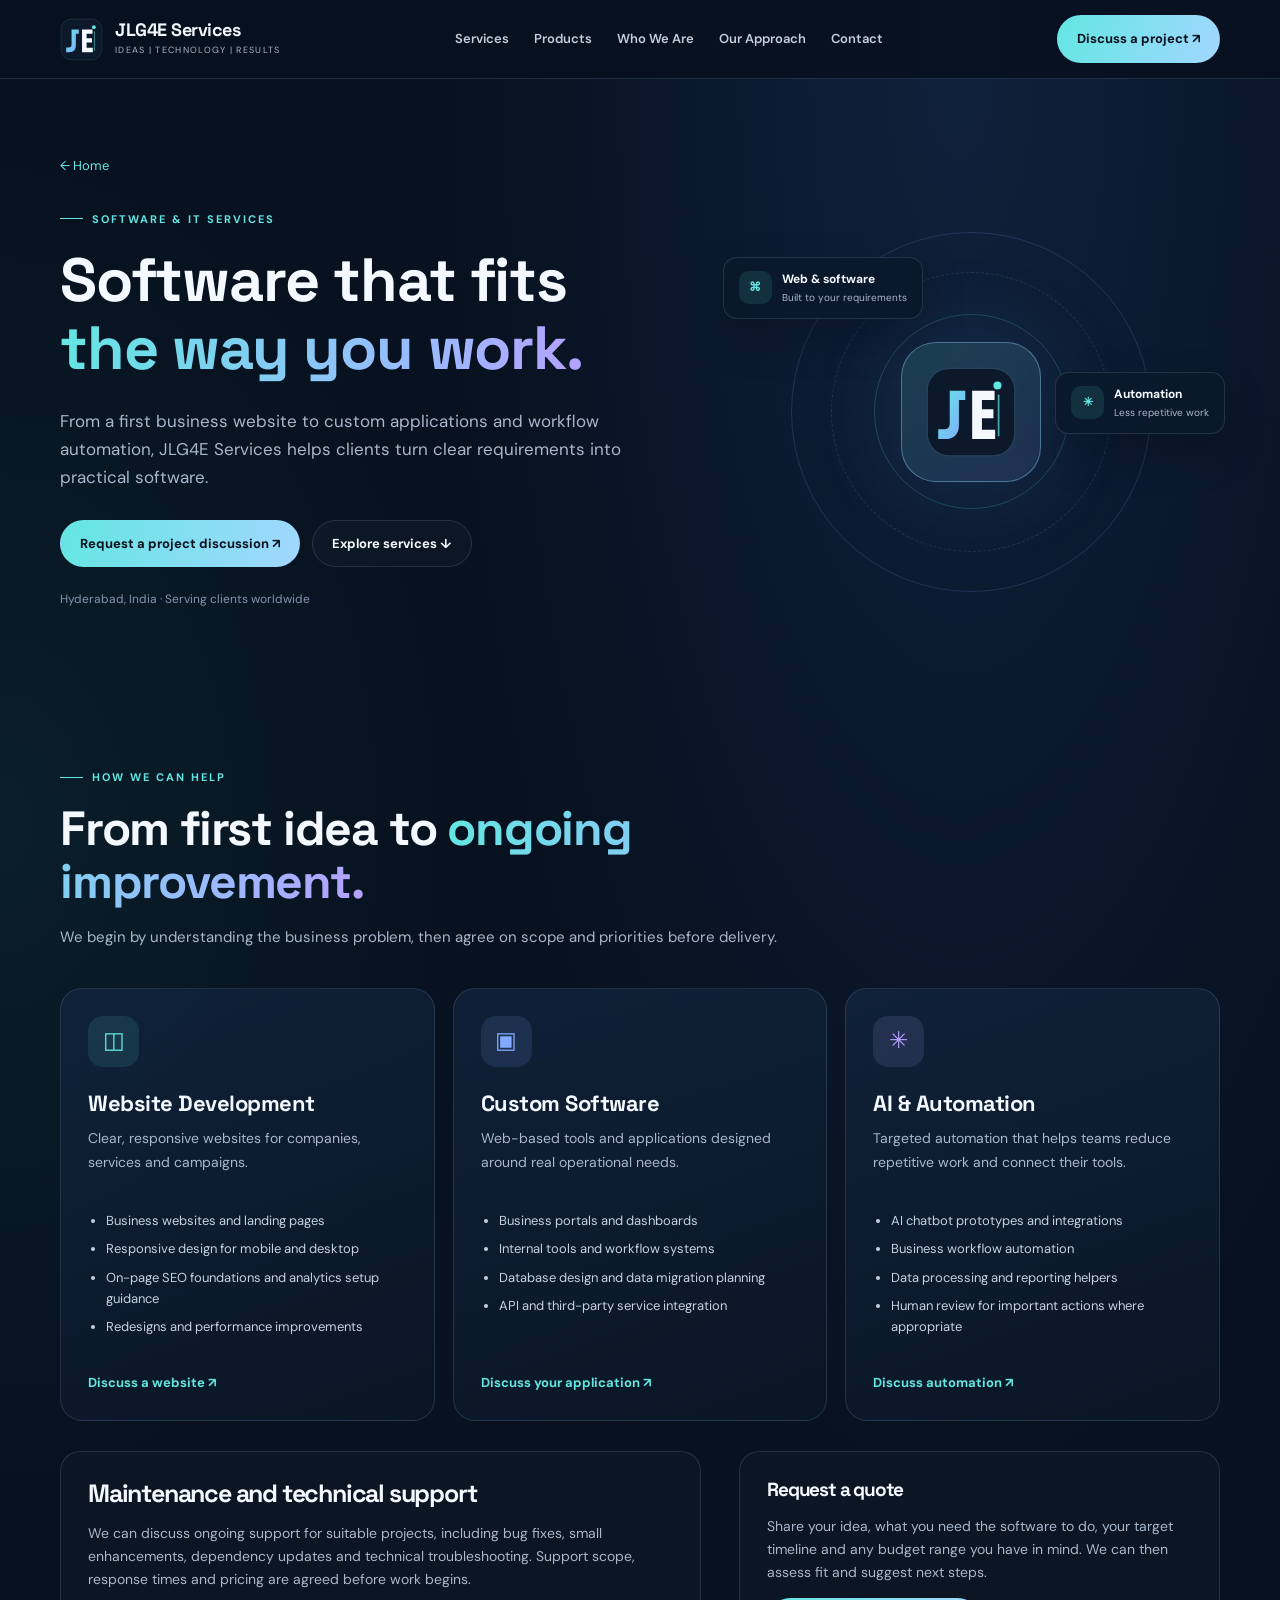
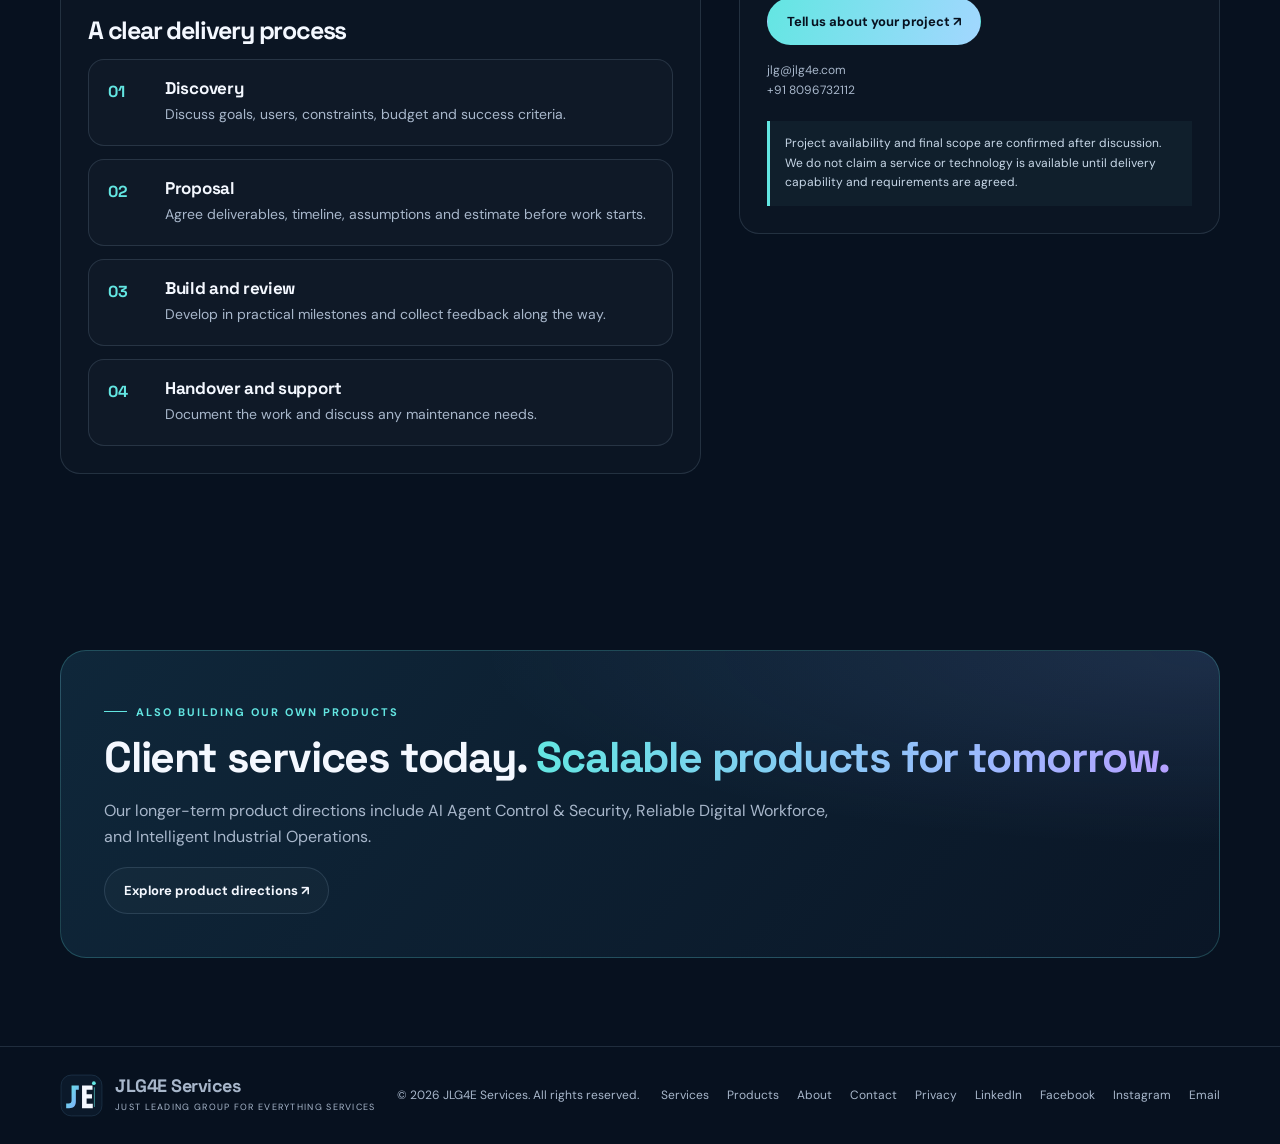
<file: services.html>
<!doctype html><html lang="en"><head><meta charset="utf-8"><meta name="viewport" content="width=device-width,initial-scale=1"><meta name="theme-color" content="#07111f"><title>Software Development Services | JLG4E Services</title><meta name="description" content="JLG4E Services provides website development, custom software, web applications, database and API integration, AI automation, maintenance and technical support."><link rel="canonical" href="https://jlg4e.com/services.html"><meta property="og:site_name" content="JLG4E Services"><meta property="og:type" content="website"><meta property="og:locale" content="en_IN"><meta property="og:title" content="Software Development Services | JLG4E Services"><meta property="og:description" content="JLG4E Services provides website development, custom software, web applications, database and API integration, AI automation, maintenance and technical support."><meta property="og:url" content="https://jlg4e.com/services.html"><meta property="og:image" content="https://jlg4e.com/assets/og-image.png"><meta property="og:image:width" content="1200"><meta property="og:image:height" content="630"><meta property="og:image:alt" content="JLG4E Services - Ideas, Technology, Results"><meta name="twitter:card" content="summary_large_image"><meta name="twitter:title" content="Software Development Services | JLG4E Services"><meta name="twitter:description" content="JLG4E Services provides website development, custom software, web applications, database and API integration, AI automation, maintenance and technical support."><meta name="twitter:image" content="https://jlg4e.com/assets/og-image.png"><link rel="icon" href="/favicon.ico" sizes="48x48"><link rel="icon" href="/favicon-192.png" type="image/png" sizes="192x192"><link rel="icon" href="/assets/logo.svg" type="image/svg+xml"><link rel="apple-touch-icon" href="/apple-touch-icon.png"><link rel="preconnect" href="https://fonts.googleapis.com"><link rel="preconnect" href="https://fonts.gstatic.com" crossorigin><link rel="stylesheet" href="https://fonts.googleapis.com/css2?family=DM+Sans:wght@400;500;700&family=Space+Grotesk:wght@500;700&display=swap"><link rel="stylesheet" href="assets/style.css"><script type="application/ld+json">{"@context": "https://schema.org", "@type": "BreadcrumbList", "itemListElement": [{"@type": "ListItem", "position": 1, "name": "Home", "item": "https://jlg4e.com/"}, {"@type": "ListItem", "position": 2, "name": "Software Development Services", "item": "https://jlg4e.com/services.html"}]}</script></head><body><header class="topbar"><div class="container nav"><a class="brand" href="index.html"><img src="assets/logo.svg" alt="JLG4E logo"><span><span class="brand-name">JLG4E Services</span><span class="brand-sub">Ideas | Technology | Results</span></span></a><button class="menu-toggle" id="menuToggle" aria-label="Open navigation menu" aria-expanded="false">☰</button><nav class="nav-links" id="navLinks" aria-label="Main navigation"><a href="services.html" aria-current="page">Services</a><a href="products.html">Products</a><a href="about.html">Who We Are</a><a href="index.html#approach">Our Approach</a><a href="contact.html">Contact</a></nav><a class="nav-cta" href="contact.html">Discuss a project ↗</a></div></header><main><section class="detail-hero"><div class="container"><a class="back-link" href="index.html">← Home</a><div class="hero-grid"><div><span class="eyebrow">Software &amp; IT services</span><h1>Software that fits <span class="gradient">the way you work.</span></h1><p class="hero-copy">From a first business website to custom applications and workflow automation, JLG4E Services helps clients turn clear requirements into practical software.</p><div class="actions"><a class="button primary" href="contact.html">Request a project discussion ↗</a><a class="button secondary" href="#capabilities">Explore services ↓</a></div><p class="note">Hyderabad, India · Serving clients worldwide</p></div><div class="visual"><div class="orbit o1"></div><div class="orbit o2"></div><div class="orbit o3"></div><div class="core"><img src="assets/logo.svg" alt="JLG4E"></div><div class="float fa"><span class="float-icon">⌘</span><span>Web &amp; software<small>Built to your requirements</small></span></div><div class="float fb"><span class="float-icon">✳</span><span>Automation<small>Less repetitive work</small></span></div></div></div></div></section>
<section id="capabilities"><div class="container"><div class="section-head"><span class="eyebrow">How we can help</span><h2>From first idea to <span class="gradient">ongoing improvement.</span></h2><p>We begin by understanding the business problem, then agree on scope and priorities before delivery.</p></div><div class="products">
<article class="card"><div class="product-icon">◫</div><h3>Website Development</h3><p>Clear, responsive websites for companies, services and campaigns.</p><ul><li>Business websites and landing pages</li><li>Responsive design for mobile and desktop</li><li>On-page SEO foundations and analytics setup guidance</li><li>Redesigns and performance improvements</li></ul><a class="text-link" href="contact.html" data-interest="Website development">Discuss a website ↗</a></article>
<article class="card"><div class="product-icon blue">▣</div><h3>Custom Software</h3><p>Web-based tools and applications designed around real operational needs.</p><ul><li>Business portals and dashboards</li><li>Internal tools and workflow systems</li><li>Database design and data migration planning</li><li>API and third-party service integration</li></ul><a class="text-link" href="contact.html" data-interest="Custom software and applications">Discuss your application ↗</a></article>
<article class="card"><div class="product-icon violet">✳</div><h3>AI &amp; Automation</h3><p>Targeted automation that helps teams reduce repetitive work and connect their tools.</p><ul><li>AI chatbot prototypes and integrations</li><li>Business workflow automation</li><li>Data processing and reporting helpers</li><li>Human review for important actions where appropriate</li></ul><a class="text-link" href="contact.html" data-interest="AI automation and ongoing support">Discuss automation ↗</a></article>
</div><div class="detail-layout" style="margin-top:30px"><article class="content-panel"><h2>Maintenance and technical support</h2><p>We can discuss ongoing support for suitable projects, including bug fixes, small enhancements, dependency updates and technical troubleshooting. Support scope, response times and pricing are agreed before work begins.</p><h2 style="margin-top:24px">A clear delivery process</h2><div class="principles"><div class="principle"><div class="number">01</div><div><h3>Discovery</h3><p>Discuss goals, users, constraints, budget and success criteria.</p></div></div><div class="principle"><div class="number">02</div><div><h3>Proposal</h3><p>Agree deliverables, timeline, assumptions and estimate before work starts.</p></div></div><div class="principle"><div class="number">03</div><div><h3>Build and review</h3><p>Develop in practical milestones and collect feedback along the way.</p></div></div><div class="principle"><div class="number">04</div><div><h3>Handover and support</h3><p>Document the work and discuss any maintenance needs.</p></div></div></div></article><aside><div class="content-panel side-panel"><h3>Request a quote</h3><p>Share your idea, what you need the software to do, your target timeline and any budget range you have in mind. We can then assess fit and suggest next steps.</p><a class="button primary" href="contact.html">Tell us about your project ↗</a><p style="font-size:12px;margin-top:16px">jlg@jlg4e.com<br>+91 8096732112</p><div class="notice">Project availability and final scope are confirmed after discussion. We do not claim a service or technology is available until delivery capability and requirements are agreed.</div></div></aside></div></div></section>
<section><div class="container"><div class="vision"><span class="eyebrow">Also building our own products</span><h2>Client services today. <span class="gradient">Scalable products for tomorrow.</span></h2><p>Our longer-term product directions include AI Agent Control &amp; Security, Reliable Digital Workforce, and Intelligent Industrial Operations.</p><a class="button secondary" href="products.html">Explore product directions ↗</a></div></div></section></main><footer><div class="container footer-inner"><a class="brand" href="index.html"><img src="assets/logo.svg" alt=""><span><span class="brand-name">JLG4E Services</span><span class="brand-sub">Just Leading Group for Everything Services</span></span></a><div>© <span class="year"></span> JLG4E Services. All rights reserved.</div><div class="footer-links"><a href="services.html">Services</a><a href="products.html">Products</a><a href="about.html">About</a><a href="contact.html">Contact</a><a href="privacy.html">Privacy</a><a href="https://www.linkedin.com/company/jlg4e-services/" rel="noopener" target="_blank">LinkedIn</a><a href="https://www.facebook.com/profile.php?id=100068793960996" rel="noopener" target="_blank">Facebook</a><a href="https://www.instagram.com/jlg4eservices/" rel="noopener" target="_blank">Instagram</a><a href="mailto:jlg@jlg4e.com">Email</a></div></div></footer><script src="assets/site.js" defer></script></body></html>
</file>
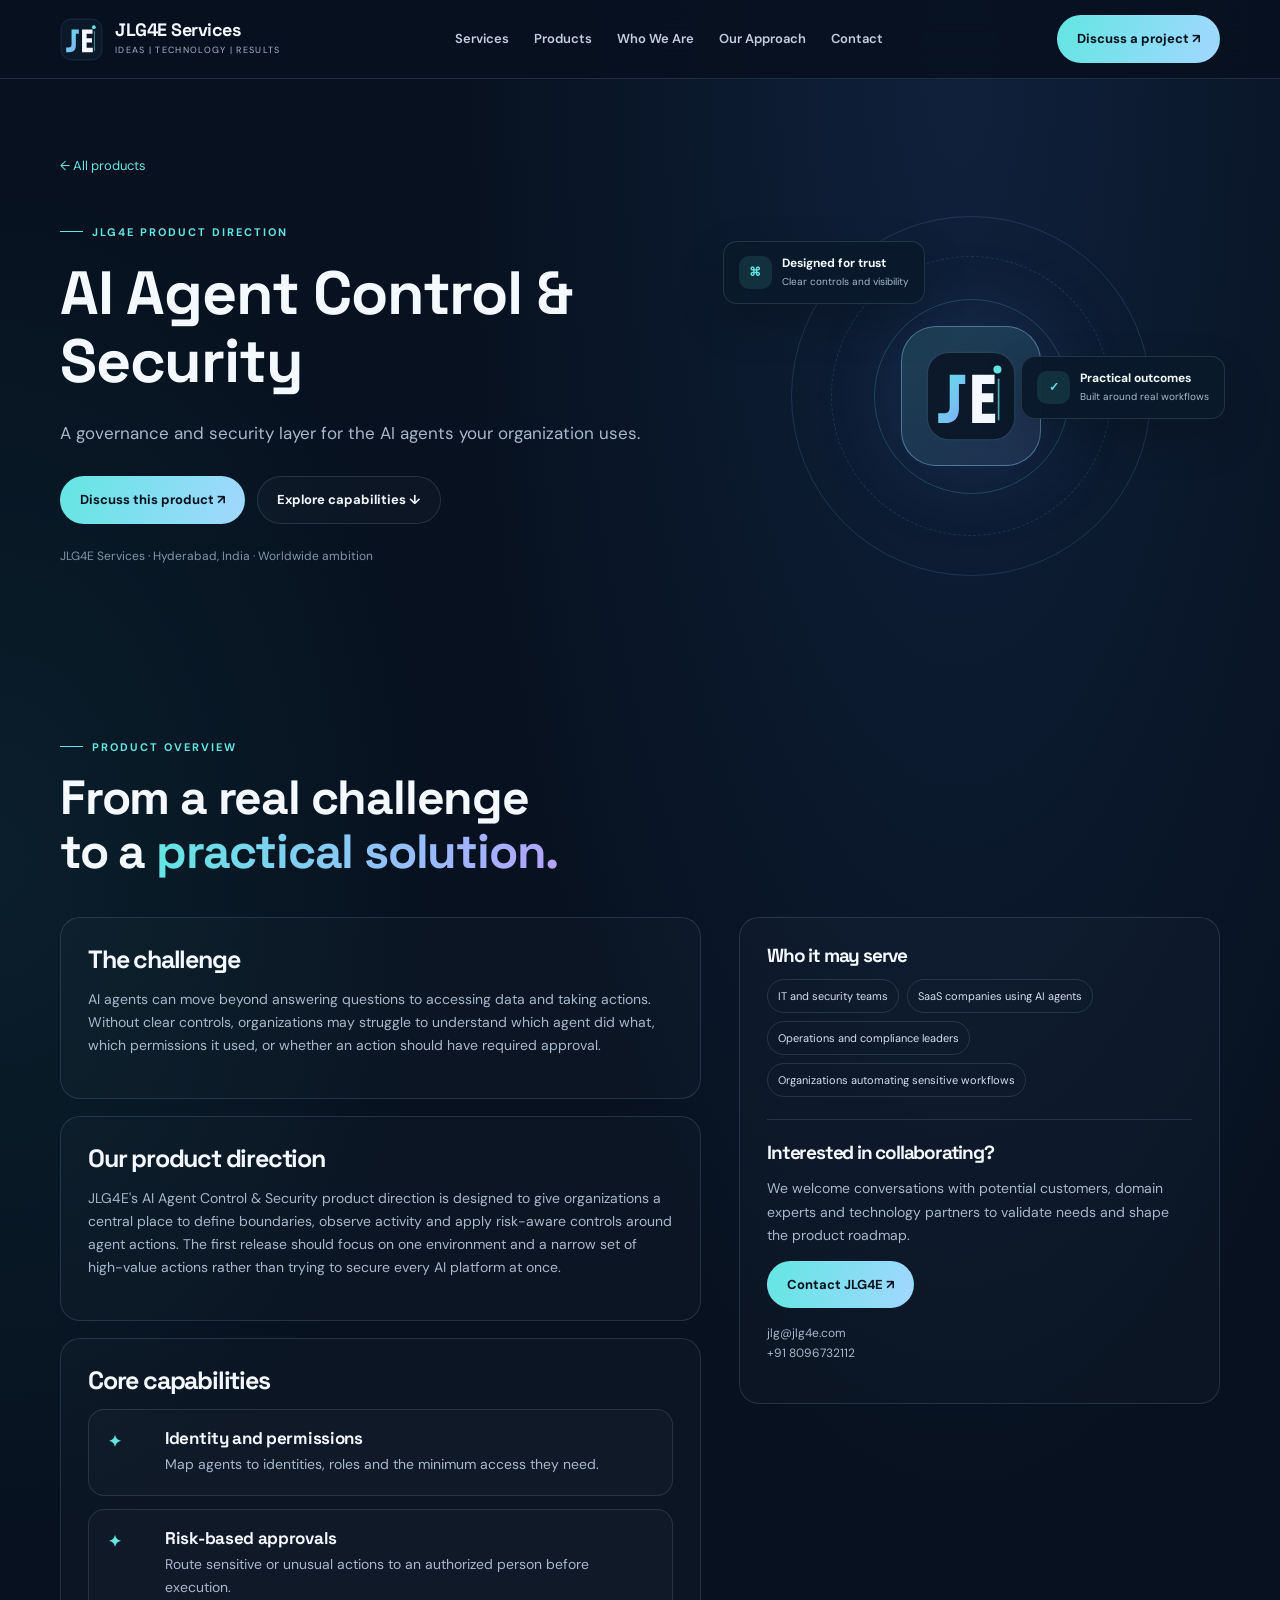
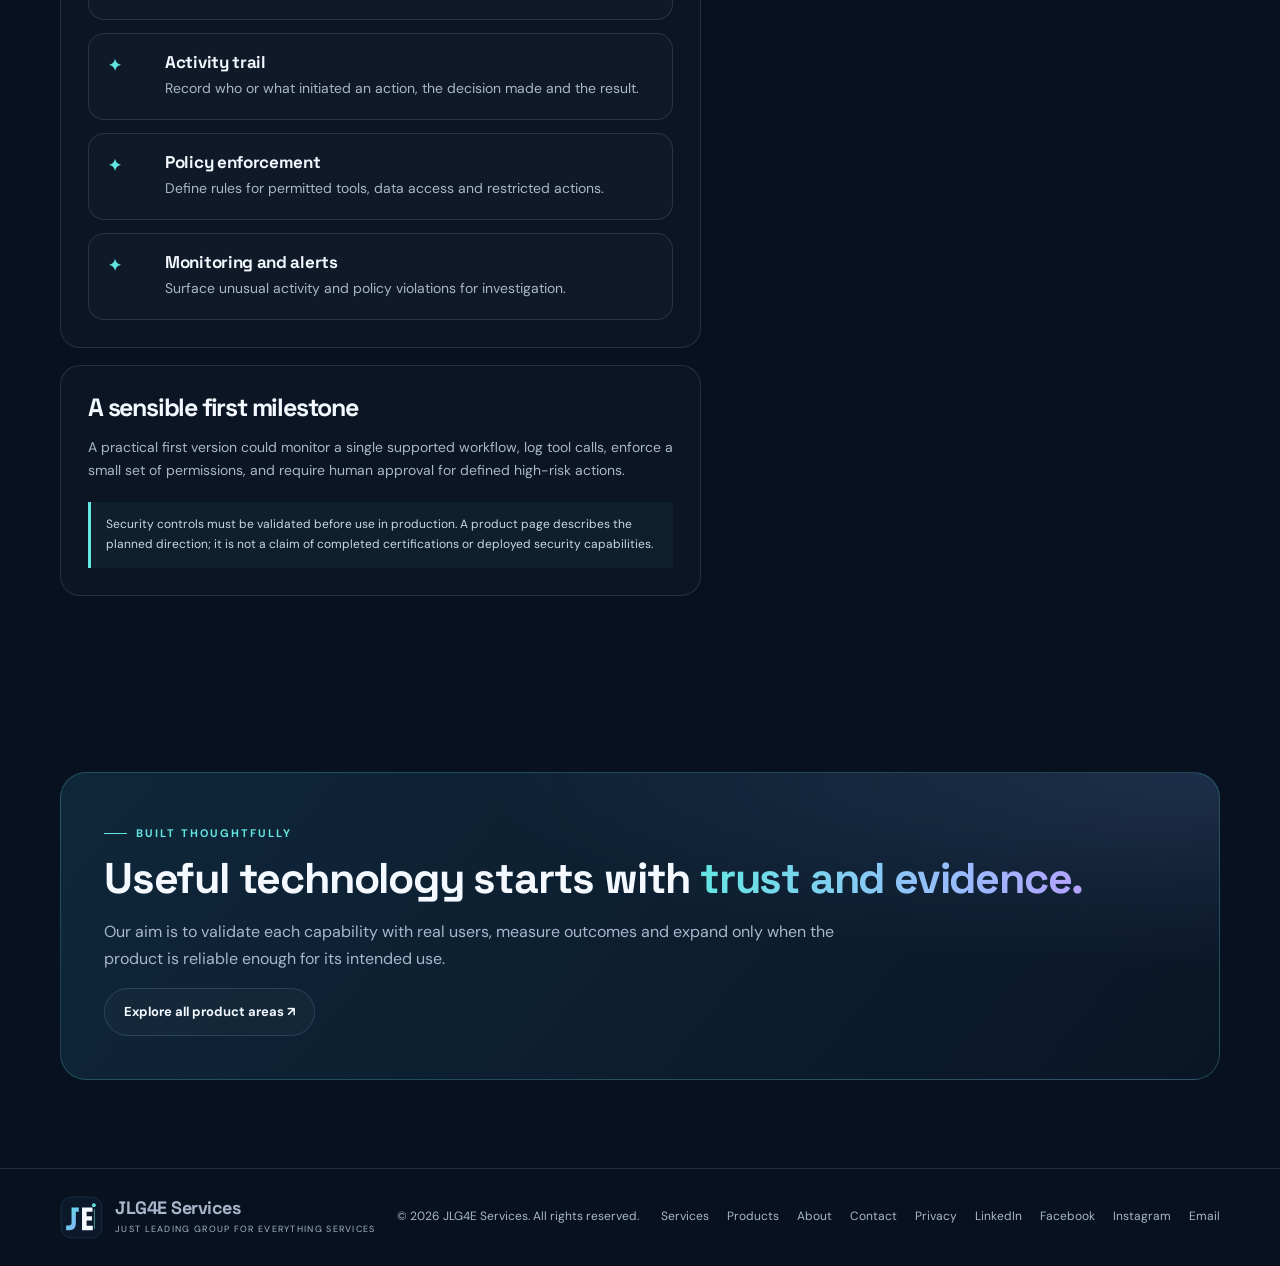
<file: products/ai-agent-security.html>
<!doctype html><html lang="en"><head><meta charset="utf-8"><meta name="viewport" content="width=device-width,initial-scale=1"><meta name="theme-color" content="#07111f"><title>AI Agent Control &amp; Security | JLG4E Services</title><meta name="description" content="Help define agent permissions, monitor activity, add approval gates to sensitive actions and keep auditable records of AI-driven workflows."><link rel="canonical" href="https://jlg4e.com/products/ai-agent-security.html"><meta property="og:site_name" content="JLG4E Services"><meta property="og:type" content="website"><meta property="og:locale" content="en_IN"><meta property="og:title" content="AI Agent Control &amp; Security | JLG4E Services"><meta property="og:description" content="Help define agent permissions, monitor activity, add approval gates to sensitive actions and keep auditable records of AI-driven workflows."><meta property="og:url" content="https://jlg4e.com/products/ai-agent-security.html"><meta property="og:image" content="https://jlg4e.com/assets/og-image.png"><meta property="og:image:width" content="1200"><meta property="og:image:height" content="630"><meta property="og:image:alt" content="JLG4E Services - Ideas, Technology, Results"><meta name="twitter:card" content="summary_large_image"><meta name="twitter:title" content="AI Agent Control &amp; Security | JLG4E Services"><meta name="twitter:description" content="Help define agent permissions, monitor activity, add approval gates to sensitive actions and keep auditable records of AI-driven workflows."><meta name="twitter:image" content="https://jlg4e.com/assets/og-image.png"><link rel="icon" href="/favicon.ico" sizes="48x48"><link rel="icon" href="/favicon-192.png" type="image/png" sizes="192x192"><link rel="icon" href="/assets/logo.svg" type="image/svg+xml"><link rel="apple-touch-icon" href="/apple-touch-icon.png"><link rel="preconnect" href="https://fonts.googleapis.com"><link rel="preconnect" href="https://fonts.gstatic.com" crossorigin><link rel="stylesheet" href="https://fonts.googleapis.com/css2?family=DM+Sans:wght@400;500;700&family=Space+Grotesk:wght@500;700&display=swap"><link rel="stylesheet" href="../assets/style.css"><script type="application/ld+json">{"@context": "https://schema.org", "@type": "BreadcrumbList", "itemListElement": [{"@type": "ListItem", "position": 1, "name": "Home", "item": "https://jlg4e.com/"}, {"@type": "ListItem", "position": 2, "name": "Products", "item": "https://jlg4e.com/products.html"}, {"@type": "ListItem", "position": 3, "name": "AI Agent Control & Security", "item": "https://jlg4e.com/products/ai-agent-security.html"}]}</script></head><body><header class="topbar"><div class="container nav"><a class="brand" href="../index.html"><img src="../assets/logo.svg" alt="JLG4E logo"><span><span class="brand-name">JLG4E Services</span><span class="brand-sub">Ideas | Technology | Results</span></span></a><button class="menu-toggle" id="menuToggle" aria-label="Open navigation menu" aria-expanded="false">☰</button><nav class="nav-links" id="navLinks" aria-label="Main navigation"><a href="../services.html">Services</a><a href="../products.html" aria-current="page">Products</a><a href="../about.html">Who We Are</a><a href="../index.html#approach">Our Approach</a><a href="../contact.html">Contact</a></nav><a class="nav-cta" href="../contact.html">Discuss a project ↗</a></div></header><main><section class="detail-hero"><div class="container"><a class="back-link" href="../products.html">← All products</a><div class="hero-grid"><div><span class="eyebrow">JLG4E product direction</span><h1>AI Agent Control & Security</h1><p class="hero-copy">A governance and security layer for the AI agents your organization uses.</p><div class="actions"><a class="button primary" href="../contact.html">Discuss this product ↗</a><a class="button secondary" href="#capabilities">Explore capabilities ↓</a></div><p class="note">JLG4E Services · Hyderabad, India · Worldwide ambition</p></div><div class="visual"><div class="orbit o1"></div><div class="orbit o2"></div><div class="orbit o3"></div><div class="core"><img src="../assets/logo.svg" alt="JLG4E"></div><div class="float fa"><span class="float-icon">⌘</span><span>Designed for trust<small>Clear controls and visibility</small></span></div><div class="float fb"><span class="float-icon">✓</span><span>Practical outcomes<small>Built around real workflows</small></span></div></div></div></div></section>
<section id="capabilities"><div class="container"><div class="section-head"><span class="eyebrow">Product overview</span><h2>From a real challenge<br>to a <span class="gradient">practical solution.</span></h2></div><div class="detail-layout"><div><article class="content-panel"><h2>The challenge</h2><p>AI agents can move beyond answering questions to accessing data and taking actions. Without clear controls, organizations may struggle to understand which agent did what, which permissions it used, or whether an action should have required approval.</p></article><article class="content-panel"><h2>Our product direction</h2><p>JLG4E's AI Agent Control & Security product direction is designed to give organizations a central place to define boundaries, observe activity and apply risk-aware controls around agent actions. The first release should focus on one environment and a narrow set of high-value actions rather than trying to secure every AI platform at once.</p></article><article class="content-panel"><h2>Core capabilities</h2><div class="principles"><div class="principle"><div class="number">✦</div><div><h3>Identity and permissions</h3><p>Map agents to identities, roles and the minimum access they need.</p></div></div><div class="principle"><div class="number">✦</div><div><h3>Risk-based approvals</h3><p>Route sensitive or unusual actions to an authorized person before execution.</p></div></div><div class="principle"><div class="number">✦</div><div><h3>Activity trail</h3><p>Record who or what initiated an action, the decision made and the result.</p></div></div><div class="principle"><div class="number">✦</div><div><h3>Policy enforcement</h3><p>Define rules for permitted tools, data access and restricted actions.</p></div></div><div class="principle"><div class="number">✦</div><div><h3>Monitoring and alerts</h3><p>Surface unusual activity and policy violations for investigation.</p></div></div></div></article><article class="content-panel"><h2>A sensible first milestone</h2><p>A practical first version could monitor a single supported workflow, log tool calls, enforce a small set of permissions, and require human approval for defined high-risk actions.</p><div class="notice">Security controls must be validated before use in production. A product page describes the planned direction; it is not a claim of completed certifications or deployed security capabilities.</div></article></div><aside><div class="content-panel side-panel"><h3>Who it may serve</h3><div class="tag-list"><span class="tag">IT and security teams</span><span class="tag">SaaS companies using AI agents</span><span class="tag">Operations and compliance leaders</span><span class="tag">Organizations automating sensitive workflows</span></div><hr style="border:0;border-top:1px solid var(--line);margin:22px 0"><h3>Interested in collaborating?</h3><p>We welcome conversations with potential customers, domain experts and technology partners to validate needs and shape the product roadmap.</p><a class="button primary" href="../contact.html">Contact JLG4E ↗</a><p style="font-size:12px;margin-top:16px">jlg@jlg4e.com<br>+91 8096732112</p></div></aside></div></div></section>
<section><div class="container"><div class="vision"><span class="eyebrow">Built thoughtfully</span><h2>Useful technology starts with <span class="gradient">trust and evidence.</span></h2><p>Our aim is to validate each capability with real users, measure outcomes and expand only when the product is reliable enough for its intended use.</p><a class="button secondary" href="../products.html">Explore all product areas ↗</a></div></div></section></main><footer><div class="container footer-inner"><a class="brand" href="../index.html"><img src="../assets/logo.svg" alt=""><span><span class="brand-name">JLG4E Services</span><span class="brand-sub">Just Leading Group for Everything Services</span></span></a><div>© <span class="year"></span> JLG4E Services. All rights reserved.</div><div class="footer-links"><a href="../services.html">Services</a><a href="../products.html">Products</a><a href="../about.html">About</a><a href="../contact.html">Contact</a><a href="../privacy.html">Privacy</a><a href="https://www.linkedin.com/company/jlg4e-services/" rel="noopener" target="_blank">LinkedIn</a><a href="https://www.facebook.com/profile.php?id=100068793960996" rel="noopener" target="_blank">Facebook</a><a href="https://www.instagram.com/jlg4eservices/" rel="noopener" target="_blank">Instagram</a><a href="mailto:jlg@jlg4e.com">Email</a></div></div></footer><script src="../assets/site.js" defer></script></body></html>
</file>
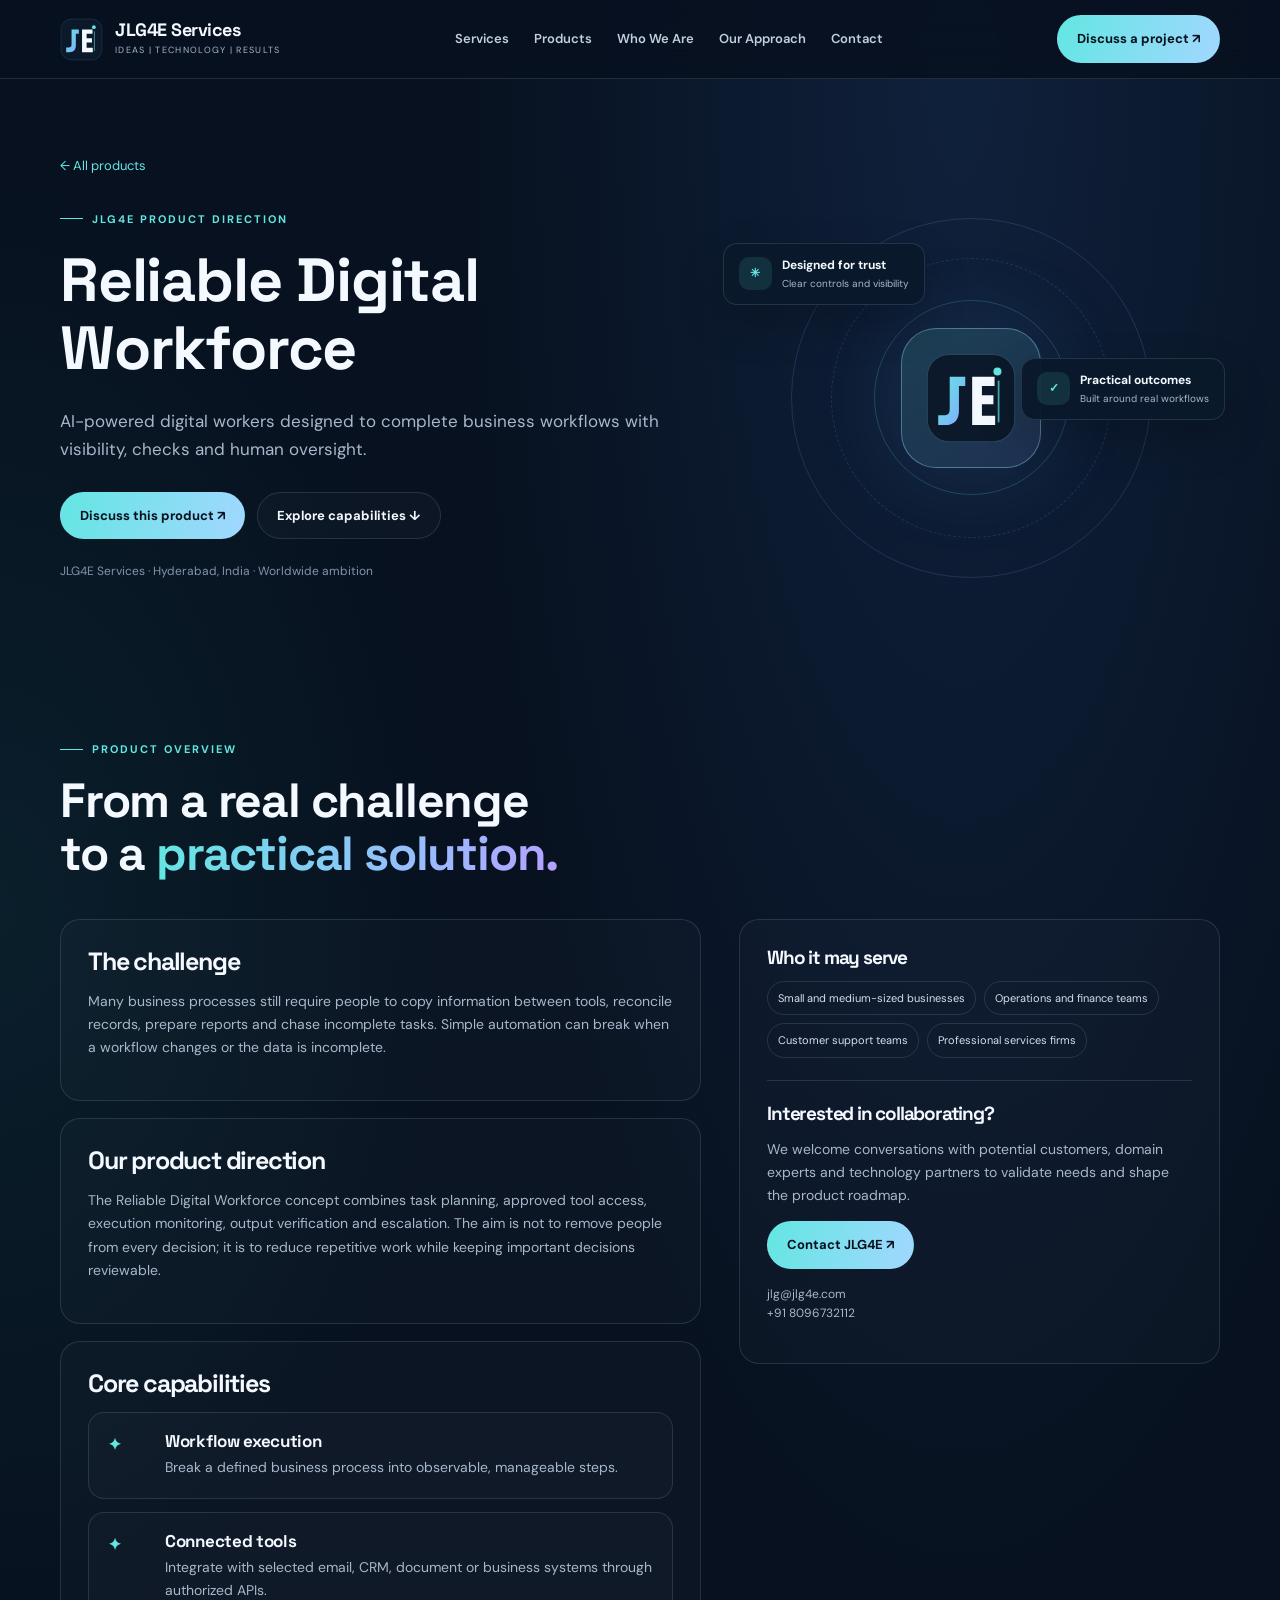
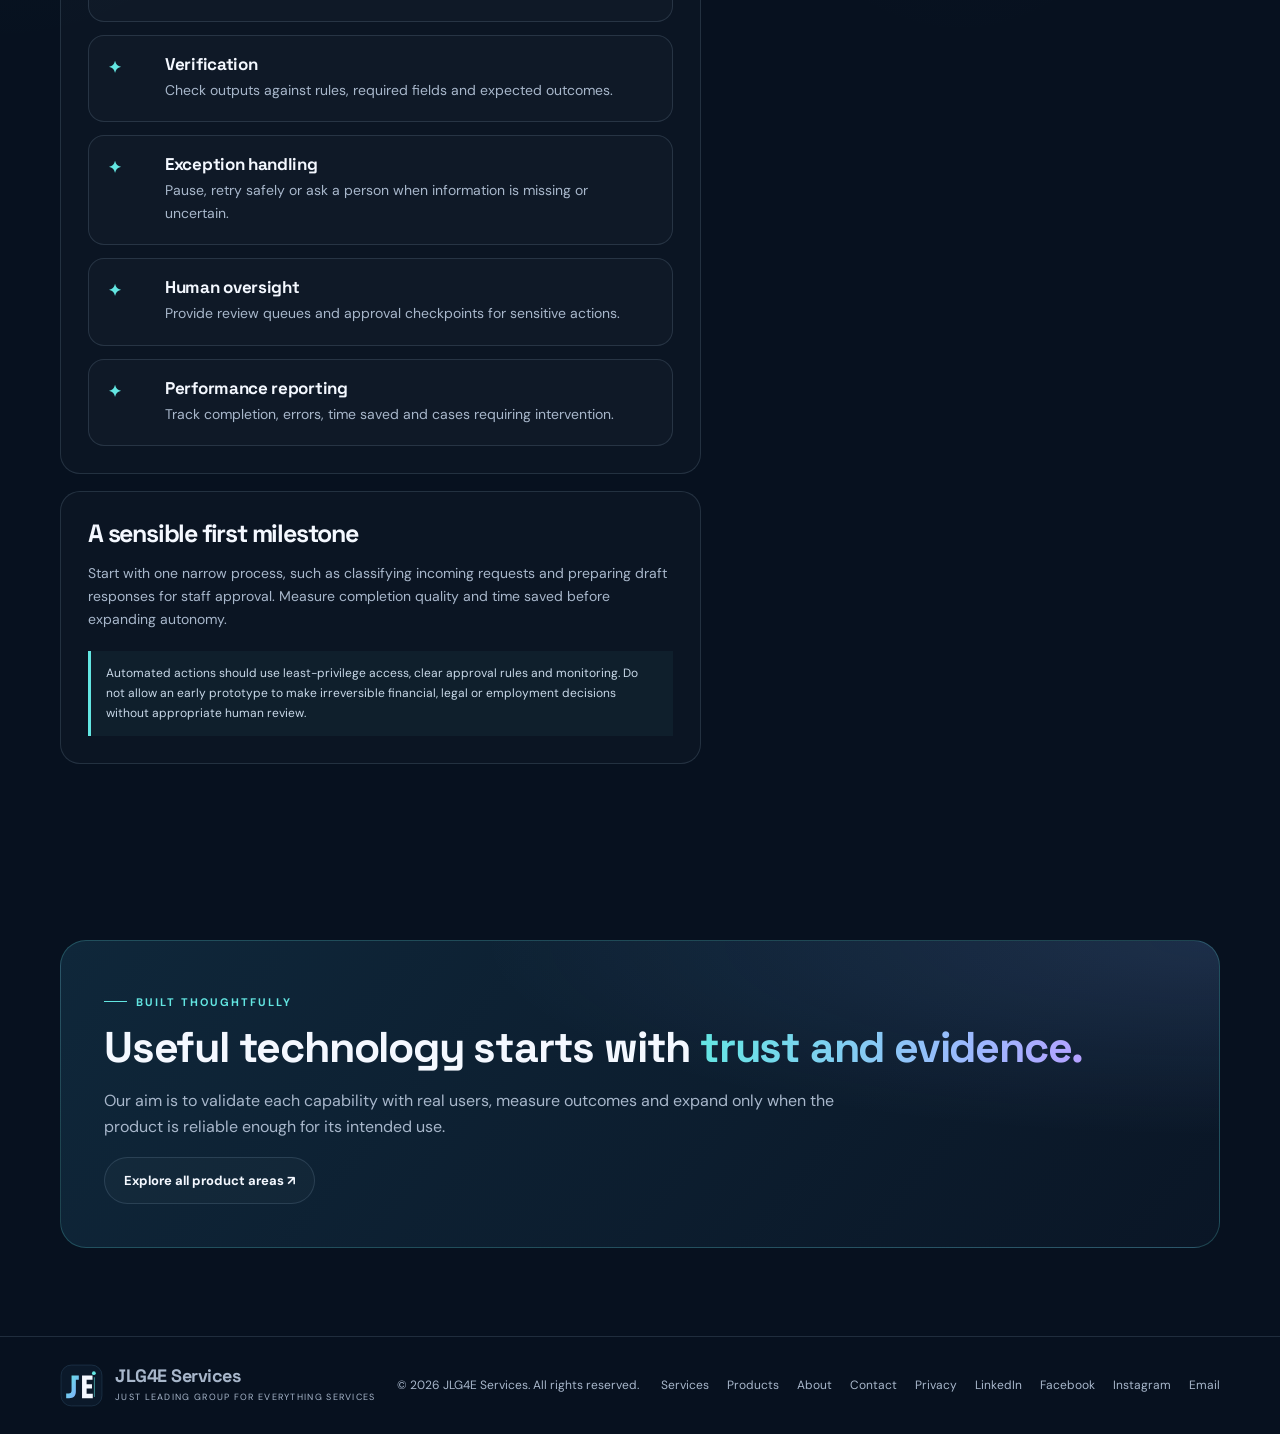
<file: products/digital-workforce.html>
<!doctype html><html lang="en"><head><meta charset="utf-8"><meta name="viewport" content="width=device-width,initial-scale=1"><meta name="theme-color" content="#07111f"><title>Reliable Digital Workforce | JLG4E Services</title><meta name="description" content="Automate repeatable work across connected business tools while validating results, handling exceptions and escalating uncertain steps."><link rel="canonical" href="https://jlg4e.com/products/digital-workforce.html"><meta property="og:site_name" content="JLG4E Services"><meta property="og:type" content="website"><meta property="og:locale" content="en_IN"><meta property="og:title" content="Reliable Digital Workforce | JLG4E Services"><meta property="og:description" content="Automate repeatable work across connected business tools while validating results, handling exceptions and escalating uncertain steps."><meta property="og:url" content="https://jlg4e.com/products/digital-workforce.html"><meta property="og:image" content="https://jlg4e.com/assets/og-image.png"><meta property="og:image:width" content="1200"><meta property="og:image:height" content="630"><meta property="og:image:alt" content="JLG4E Services - Ideas, Technology, Results"><meta name="twitter:card" content="summary_large_image"><meta name="twitter:title" content="Reliable Digital Workforce | JLG4E Services"><meta name="twitter:description" content="Automate repeatable work across connected business tools while validating results, handling exceptions and escalating uncertain steps."><meta name="twitter:image" content="https://jlg4e.com/assets/og-image.png"><link rel="icon" href="/favicon.ico" sizes="48x48"><link rel="icon" href="/favicon-192.png" type="image/png" sizes="192x192"><link rel="icon" href="/assets/logo.svg" type="image/svg+xml"><link rel="apple-touch-icon" href="/apple-touch-icon.png"><link rel="preconnect" href="https://fonts.googleapis.com"><link rel="preconnect" href="https://fonts.gstatic.com" crossorigin><link rel="stylesheet" href="https://fonts.googleapis.com/css2?family=DM+Sans:wght@400;500;700&family=Space+Grotesk:wght@500;700&display=swap"><link rel="stylesheet" href="../assets/style.css"><script type="application/ld+json">{"@context": "https://schema.org", "@type": "BreadcrumbList", "itemListElement": [{"@type": "ListItem", "position": 1, "name": "Home", "item": "https://jlg4e.com/"}, {"@type": "ListItem", "position": 2, "name": "Products", "item": "https://jlg4e.com/products.html"}, {"@type": "ListItem", "position": 3, "name": "Reliable Digital Workforce", "item": "https://jlg4e.com/products/digital-workforce.html"}]}</script></head><body><header class="topbar"><div class="container nav"><a class="brand" href="../index.html"><img src="../assets/logo.svg" alt="JLG4E logo"><span><span class="brand-name">JLG4E Services</span><span class="brand-sub">Ideas | Technology | Results</span></span></a><button class="menu-toggle" id="menuToggle" aria-label="Open navigation menu" aria-expanded="false">☰</button><nav class="nav-links" id="navLinks" aria-label="Main navigation"><a href="../services.html">Services</a><a href="../products.html" aria-current="page">Products</a><a href="../about.html">Who We Are</a><a href="../index.html#approach">Our Approach</a><a href="../contact.html">Contact</a></nav><a class="nav-cta" href="../contact.html">Discuss a project ↗</a></div></header><main><section class="detail-hero"><div class="container"><a class="back-link" href="../products.html">← All products</a><div class="hero-grid"><div><span class="eyebrow">JLG4E product direction</span><h1>Reliable Digital Workforce</h1><p class="hero-copy">AI-powered digital workers designed to complete business workflows with visibility, checks and human oversight.</p><div class="actions"><a class="button primary" href="../contact.html">Discuss this product ↗</a><a class="button secondary" href="#capabilities">Explore capabilities ↓</a></div><p class="note">JLG4E Services · Hyderabad, India · Worldwide ambition</p></div><div class="visual"><div class="orbit o1"></div><div class="orbit o2"></div><div class="orbit o3"></div><div class="core"><img src="../assets/logo.svg" alt="JLG4E"></div><div class="float fa"><span class="float-icon">✳</span><span>Designed for trust<small>Clear controls and visibility</small></span></div><div class="float fb"><span class="float-icon">✓</span><span>Practical outcomes<small>Built around real workflows</small></span></div></div></div></div></section>
<section id="capabilities"><div class="container"><div class="section-head"><span class="eyebrow">Product overview</span><h2>From a real challenge<br>to a <span class="gradient">practical solution.</span></h2></div><div class="detail-layout"><div><article class="content-panel"><h2>The challenge</h2><p>Many business processes still require people to copy information between tools, reconcile records, prepare reports and chase incomplete tasks. Simple automation can break when a workflow changes or the data is incomplete.</p></article><article class="content-panel"><h2>Our product direction</h2><p>The Reliable Digital Workforce concept combines task planning, approved tool access, execution monitoring, output verification and escalation. The aim is not to remove people from every decision; it is to reduce repetitive work while keeping important decisions reviewable.</p></article><article class="content-panel"><h2>Core capabilities</h2><div class="principles"><div class="principle"><div class="number">✦</div><div><h3>Workflow execution</h3><p>Break a defined business process into observable, manageable steps.</p></div></div><div class="principle"><div class="number">✦</div><div><h3>Connected tools</h3><p>Integrate with selected email, CRM, document or business systems through authorized APIs.</p></div></div><div class="principle"><div class="number">✦</div><div><h3>Verification</h3><p>Check outputs against rules, required fields and expected outcomes.</p></div></div><div class="principle"><div class="number">✦</div><div><h3>Exception handling</h3><p>Pause, retry safely or ask a person when information is missing or uncertain.</p></div></div><div class="principle"><div class="number">✦</div><div><h3>Human oversight</h3><p>Provide review queues and approval checkpoints for sensitive actions.</p></div></div><div class="principle"><div class="number">✦</div><div><h3>Performance reporting</h3><p>Track completion, errors, time saved and cases requiring intervention.</p></div></div></div></article><article class="content-panel"><h2>A sensible first milestone</h2><p>Start with one narrow process, such as classifying incoming requests and preparing draft responses for staff approval. Measure completion quality and time saved before expanding autonomy.</p><div class="notice">Automated actions should use least-privilege access, clear approval rules and monitoring. Do not allow an early prototype to make irreversible financial, legal or employment decisions without appropriate human review.</div></article></div><aside><div class="content-panel side-panel"><h3>Who it may serve</h3><div class="tag-list"><span class="tag">Small and medium-sized businesses</span><span class="tag">Operations and finance teams</span><span class="tag">Customer support teams</span><span class="tag">Professional services firms</span></div><hr style="border:0;border-top:1px solid var(--line);margin:22px 0"><h3>Interested in collaborating?</h3><p>We welcome conversations with potential customers, domain experts and technology partners to validate needs and shape the product roadmap.</p><a class="button primary" href="../contact.html">Contact JLG4E ↗</a><p style="font-size:12px;margin-top:16px">jlg@jlg4e.com<br>+91 8096732112</p></div></aside></div></div></section>
<section><div class="container"><div class="vision"><span class="eyebrow">Built thoughtfully</span><h2>Useful technology starts with <span class="gradient">trust and evidence.</span></h2><p>Our aim is to validate each capability with real users, measure outcomes and expand only when the product is reliable enough for its intended use.</p><a class="button secondary" href="../products.html">Explore all product areas ↗</a></div></div></section></main><footer><div class="container footer-inner"><a class="brand" href="../index.html"><img src="../assets/logo.svg" alt=""><span><span class="brand-name">JLG4E Services</span><span class="brand-sub">Just Leading Group for Everything Services</span></span></a><div>© <span class="year"></span> JLG4E Services. All rights reserved.</div><div class="footer-links"><a href="../services.html">Services</a><a href="../products.html">Products</a><a href="../about.html">About</a><a href="../contact.html">Contact</a><a href="../privacy.html">Privacy</a><a href="https://www.linkedin.com/company/jlg4e-services/" rel="noopener" target="_blank">LinkedIn</a><a href="https://www.facebook.com/profile.php?id=100068793960996" rel="noopener" target="_blank">Facebook</a><a href="https://www.instagram.com/jlg4eservices/" rel="noopener" target="_blank">Instagram</a><a href="mailto:jlg@jlg4e.com">Email</a></div></div></footer><script src="../assets/site.js" defer></script></body></html>
</file>
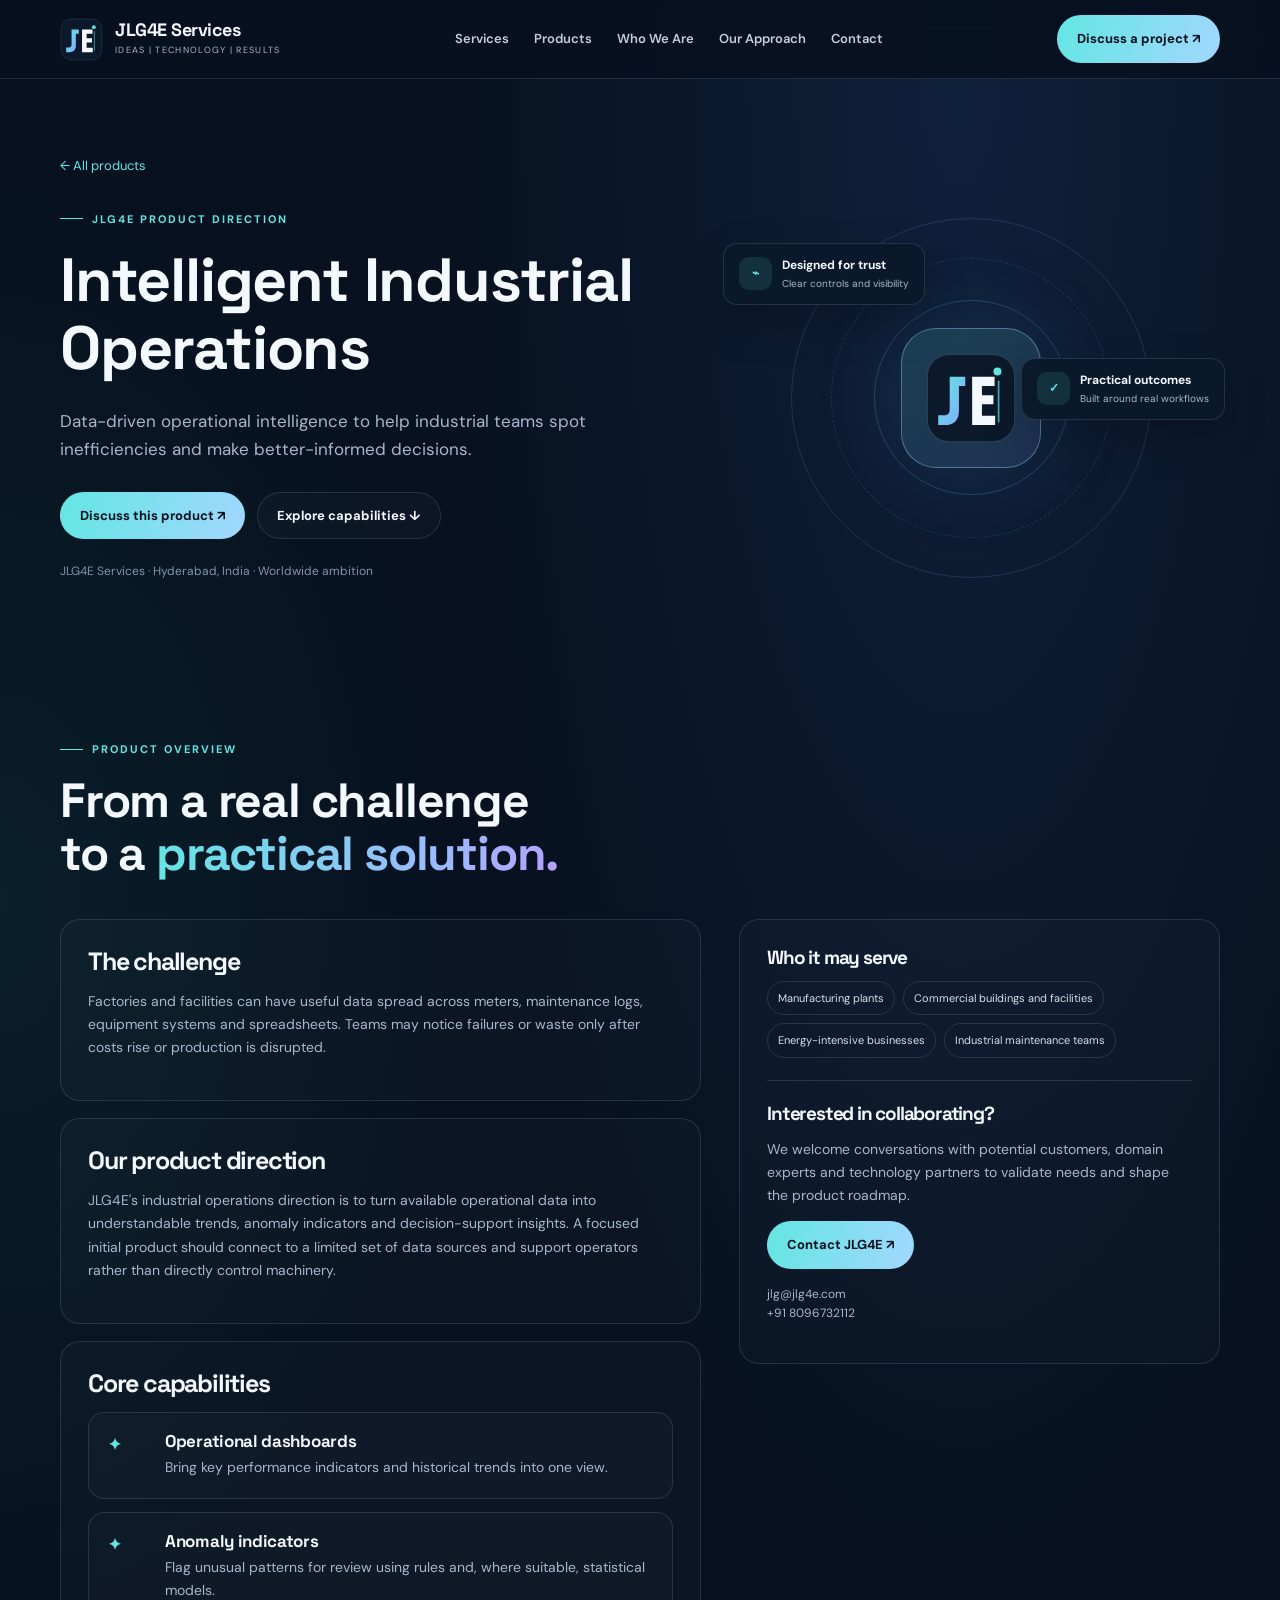
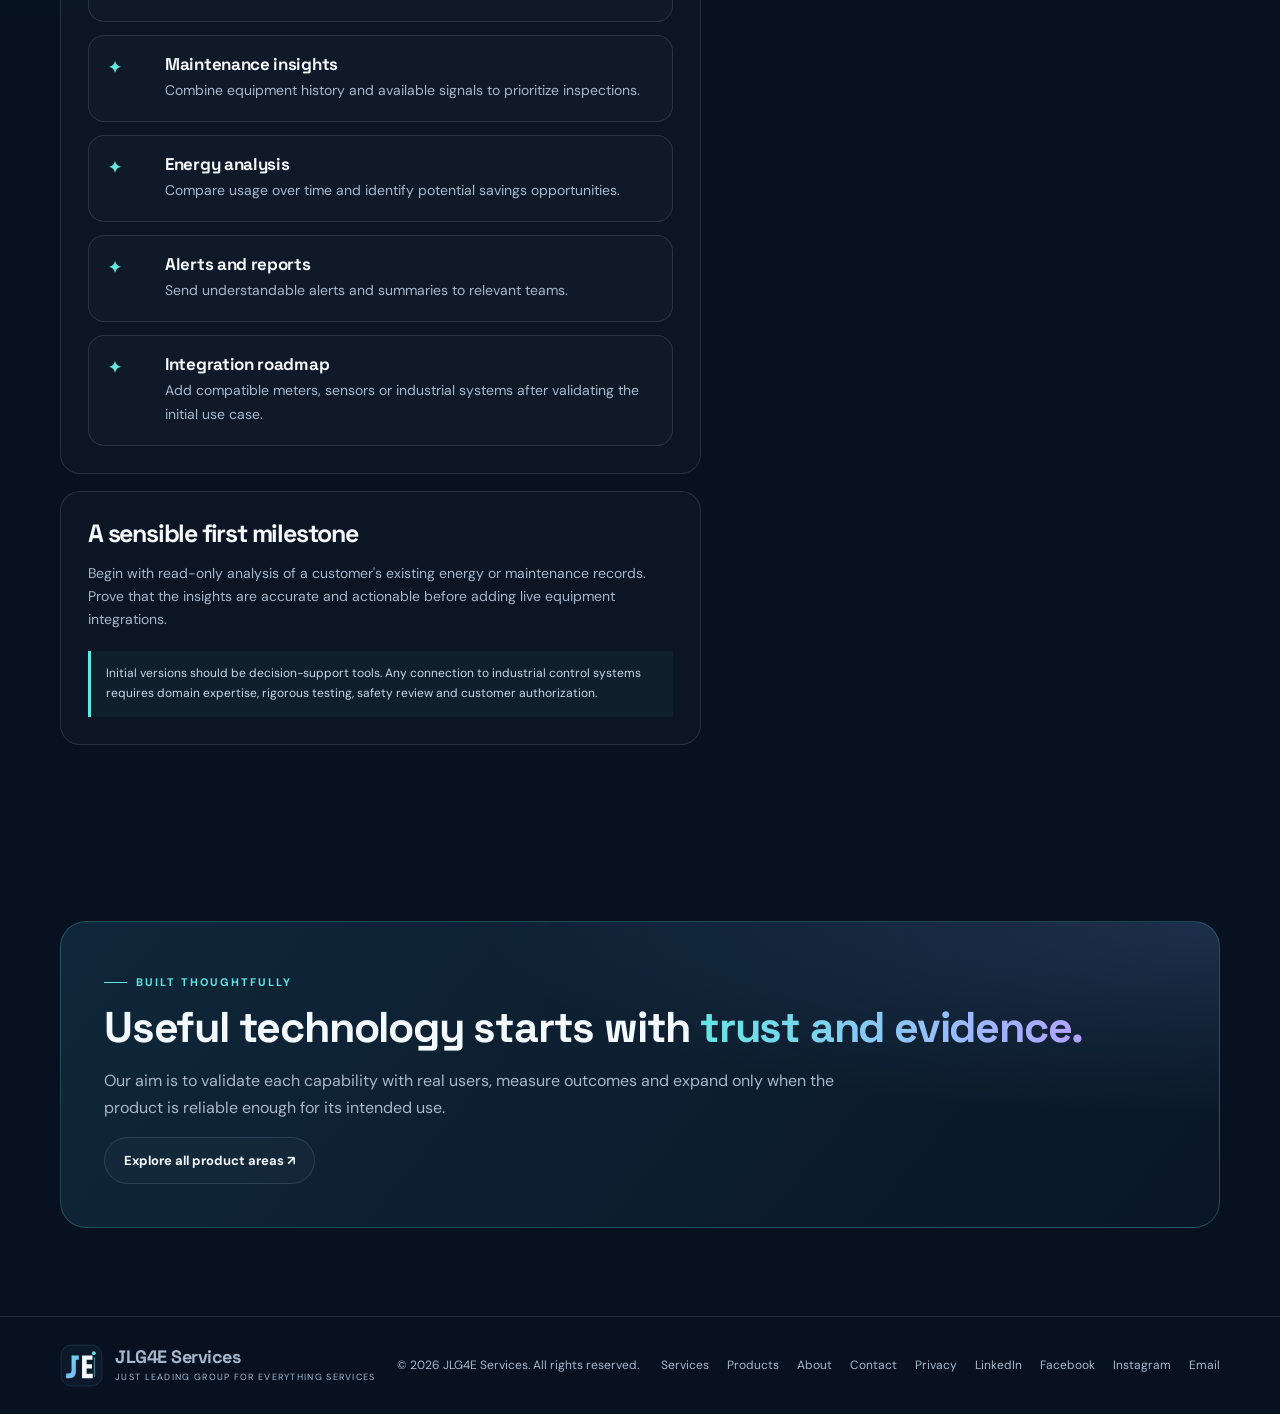
<file: products/industrial-operations.html>
<!doctype html><html lang="en"><head><meta charset="utf-8"><meta name="viewport" content="width=device-width,initial-scale=1"><meta name="theme-color" content="#07111f"><title>Intelligent Industrial Operations | JLG4E Services</title><meta name="description" content="Bring together operational data, performance trends, maintenance indicators and energy-use insights in a practical decision-support platform."><link rel="canonical" href="https://jlg4e.com/products/industrial-operations.html"><meta property="og:site_name" content="JLG4E Services"><meta property="og:type" content="website"><meta property="og:locale" content="en_IN"><meta property="og:title" content="Intelligent Industrial Operations | JLG4E Services"><meta property="og:description" content="Bring together operational data, performance trends, maintenance indicators and energy-use insights in a practical decision-support platform."><meta property="og:url" content="https://jlg4e.com/products/industrial-operations.html"><meta property="og:image" content="https://jlg4e.com/assets/og-image.png"><meta property="og:image:width" content="1200"><meta property="og:image:height" content="630"><meta property="og:image:alt" content="JLG4E Services - Ideas, Technology, Results"><meta name="twitter:card" content="summary_large_image"><meta name="twitter:title" content="Intelligent Industrial Operations | JLG4E Services"><meta name="twitter:description" content="Bring together operational data, performance trends, maintenance indicators and energy-use insights in a practical decision-support platform."><meta name="twitter:image" content="https://jlg4e.com/assets/og-image.png"><link rel="icon" href="/favicon.ico" sizes="48x48"><link rel="icon" href="/favicon-192.png" type="image/png" sizes="192x192"><link rel="icon" href="/assets/logo.svg" type="image/svg+xml"><link rel="apple-touch-icon" href="/apple-touch-icon.png"><link rel="preconnect" href="https://fonts.googleapis.com"><link rel="preconnect" href="https://fonts.gstatic.com" crossorigin><link rel="stylesheet" href="https://fonts.googleapis.com/css2?family=DM+Sans:wght@400;500;700&family=Space+Grotesk:wght@500;700&display=swap"><link rel="stylesheet" href="../assets/style.css"><script type="application/ld+json">{"@context": "https://schema.org", "@type": "BreadcrumbList", "itemListElement": [{"@type": "ListItem", "position": 1, "name": "Home", "item": "https://jlg4e.com/"}, {"@type": "ListItem", "position": 2, "name": "Products", "item": "https://jlg4e.com/products.html"}, {"@type": "ListItem", "position": 3, "name": "Intelligent Industrial Operations", "item": "https://jlg4e.com/products/industrial-operations.html"}]}</script></head><body><header class="topbar"><div class="container nav"><a class="brand" href="../index.html"><img src="../assets/logo.svg" alt="JLG4E logo"><span><span class="brand-name">JLG4E Services</span><span class="brand-sub">Ideas | Technology | Results</span></span></a><button class="menu-toggle" id="menuToggle" aria-label="Open navigation menu" aria-expanded="false">☰</button><nav class="nav-links" id="navLinks" aria-label="Main navigation"><a href="../services.html">Services</a><a href="../products.html" aria-current="page">Products</a><a href="../about.html">Who We Are</a><a href="../index.html#approach">Our Approach</a><a href="../contact.html">Contact</a></nav><a class="nav-cta" href="../contact.html">Discuss a project ↗</a></div></header><main><section class="detail-hero"><div class="container"><a class="back-link" href="../products.html">← All products</a><div class="hero-grid"><div><span class="eyebrow">JLG4E product direction</span><h1>Intelligent Industrial Operations</h1><p class="hero-copy">Data-driven operational intelligence to help industrial teams spot inefficiencies and make better-informed decisions.</p><div class="actions"><a class="button primary" href="../contact.html">Discuss this product ↗</a><a class="button secondary" href="#capabilities">Explore capabilities ↓</a></div><p class="note">JLG4E Services · Hyderabad, India · Worldwide ambition</p></div><div class="visual"><div class="orbit o1"></div><div class="orbit o2"></div><div class="orbit o3"></div><div class="core"><img src="../assets/logo.svg" alt="JLG4E"></div><div class="float fa"><span class="float-icon">⌁</span><span>Designed for trust<small>Clear controls and visibility</small></span></div><div class="float fb"><span class="float-icon">✓</span><span>Practical outcomes<small>Built around real workflows</small></span></div></div></div></div></section>
<section id="capabilities"><div class="container"><div class="section-head"><span class="eyebrow">Product overview</span><h2>From a real challenge<br>to a <span class="gradient">practical solution.</span></h2></div><div class="detail-layout"><div><article class="content-panel"><h2>The challenge</h2><p>Factories and facilities can have useful data spread across meters, maintenance logs, equipment systems and spreadsheets. Teams may notice failures or waste only after costs rise or production is disrupted.</p></article><article class="content-panel"><h2>Our product direction</h2><p>JLG4E's industrial operations direction is to turn available operational data into understandable trends, anomaly indicators and decision-support insights. A focused initial product should connect to a limited set of data sources and support operators rather than directly control machinery.</p></article><article class="content-panel"><h2>Core capabilities</h2><div class="principles"><div class="principle"><div class="number">✦</div><div><h3>Operational dashboards</h3><p>Bring key performance indicators and historical trends into one view.</p></div></div><div class="principle"><div class="number">✦</div><div><h3>Anomaly indicators</h3><p>Flag unusual patterns for review using rules and, where suitable, statistical models.</p></div></div><div class="principle"><div class="number">✦</div><div><h3>Maintenance insights</h3><p>Combine equipment history and available signals to prioritize inspections.</p></div></div><div class="principle"><div class="number">✦</div><div><h3>Energy analysis</h3><p>Compare usage over time and identify potential savings opportunities.</p></div></div><div class="principle"><div class="number">✦</div><div><h3>Alerts and reports</h3><p>Send understandable alerts and summaries to relevant teams.</p></div></div><div class="principle"><div class="number">✦</div><div><h3>Integration roadmap</h3><p>Add compatible meters, sensors or industrial systems after validating the initial use case.</p></div></div></div></article><article class="content-panel"><h2>A sensible first milestone</h2><p>Begin with read-only analysis of a customer's existing energy or maintenance records. Prove that the insights are accurate and actionable before adding live equipment integrations.</p><div class="notice">Initial versions should be decision-support tools. Any connection to industrial control systems requires domain expertise, rigorous testing, safety review and customer authorization.</div></article></div><aside><div class="content-panel side-panel"><h3>Who it may serve</h3><div class="tag-list"><span class="tag">Manufacturing plants</span><span class="tag">Commercial buildings and facilities</span><span class="tag">Energy-intensive businesses</span><span class="tag">Industrial maintenance teams</span></div><hr style="border:0;border-top:1px solid var(--line);margin:22px 0"><h3>Interested in collaborating?</h3><p>We welcome conversations with potential customers, domain experts and technology partners to validate needs and shape the product roadmap.</p><a class="button primary" href="../contact.html">Contact JLG4E ↗</a><p style="font-size:12px;margin-top:16px">jlg@jlg4e.com<br>+91 8096732112</p></div></aside></div></div></section>
<section><div class="container"><div class="vision"><span class="eyebrow">Built thoughtfully</span><h2>Useful technology starts with <span class="gradient">trust and evidence.</span></h2><p>Our aim is to validate each capability with real users, measure outcomes and expand only when the product is reliable enough for its intended use.</p><a class="button secondary" href="../products.html">Explore all product areas ↗</a></div></div></section></main><footer><div class="container footer-inner"><a class="brand" href="../index.html"><img src="../assets/logo.svg" alt=""><span><span class="brand-name">JLG4E Services</span><span class="brand-sub">Just Leading Group for Everything Services</span></span></a><div>© <span class="year"></span> JLG4E Services. All rights reserved.</div><div class="footer-links"><a href="../services.html">Services</a><a href="../products.html">Products</a><a href="../about.html">About</a><a href="../contact.html">Contact</a><a href="../privacy.html">Privacy</a><a href="https://www.linkedin.com/company/jlg4e-services/" rel="noopener" target="_blank">LinkedIn</a><a href="https://www.facebook.com/profile.php?id=100068793960996" rel="noopener" target="_blank">Facebook</a><a href="https://www.instagram.com/jlg4eservices/" rel="noopener" target="_blank">Instagram</a><a href="mailto:jlg@jlg4e.com">Email</a></div></div></footer><script src="../assets/site.js" defer></script></body></html>
</file>
<file: assets/style.css>
:root{--bg:#07111f;--soft:#0b192a;--panel:rgba(15,32,52,.78);--line:rgba(174,204,235,.15);--text:#f4f8ff;--muted:#a8b7cb;--cyan:#63e6e2;--blue:#82aaff;--violet:#b5a0ff;--max:1160px;--radius:22px}
*{box-sizing:border-box}html{scroll-behavior:smooth;scroll-padding-top:90px}body{margin:0;background:radial-gradient(ellipse at 75% 2%,rgba(55,104,190,.18),transparent 32rem),radial-gradient(ellipse at 0% 30%,rgba(48,190,183,.08),transparent 28rem),var(--bg);color:var(--text);font-family:"DM Sans",sans-serif;line-height:1.65;-webkit-font-smoothing:antialiased}a{color:inherit;text-decoration:none}button,input,textarea,select{font:inherit}.container{width:min(var(--max),calc(100% - 44px));margin-inline:auto}.topbar{position:sticky;top:0;z-index:50;background:rgba(7,17,31,.88);backdrop-filter:blur(16px);border-bottom:1px solid var(--line)}.nav{min-height:78px;display:flex;align-items:center;justify-content:space-between;gap:24px}.brand{display:inline-flex;align-items:center;gap:12px;min-width:max-content}.brand img{width:43px;height:43px}.brand-name{font-family:"Space Grotesk",sans-serif;font-size:18px;font-weight:700;letter-spacing:-.5px;line-height:1.1;display:block}.brand-sub{display:block;color:var(--muted);font-size:9px;letter-spacing:1.3px;text-transform:uppercase;margin-top:4px}.nav-links{display:flex;align-items:center;gap:25px;color:#c3cfdf;font-size:13px;font-weight:600}.nav-links a:hover,.footer-links a:hover{color:var(--cyan)}.nav-cta,.button{display:inline-flex;justify-content:center;align-items:center;gap:9px;border-radius:999px;padding:12px 19px;font-weight:700;font-size:13px;border:1px solid transparent;transition:transform .2s,border-color .2s;cursor:pointer}.nav-cta,.primary{background:linear-gradient(110deg,var(--cyan),#a2d7ff);color:#07111f}.nav-cta:hover,.button:hover{transform:translateY(-2px)}.secondary{color:var(--text);border-color:var(--line);background:rgba(255,255,255,.025)}.secondary:hover{border-color:rgba(99,230,226,.55)}.menu-toggle{display:none;background:transparent;color:var(--text);border:1px solid var(--line);border-radius:12px;padding:8px 11px}.eyebrow{display:inline-flex;align-items:center;gap:9px;color:var(--cyan);text-transform:uppercase;letter-spacing:2px;font-size:11px;font-weight:700}.eyebrow:before{content:"";display:inline-block;width:23px;height:1px;background:var(--cyan)}h1,h2,h3{font-family:"Space Grotesk",sans-serif;letter-spacing:-1.2px;line-height:1.12;margin:0}.gradient{color:var(--cyan);background:linear-gradient(100deg,var(--cyan),#9db8ff 72%,var(--violet));-webkit-background-clip:text;background-clip:text;-webkit-text-fill-color:transparent}.hero{padding:96px 0 76px}.hero-grid{display:grid;grid-template-columns:1.1fr .9fr;gap:55px;align-items:center}.hero h1{font-size:clamp(42px,5.4vw,68px);margin-top:20px}.hero-copy{max-width:630px;color:var(--muted);font-size:17px;margin:24px 0 29px}.actions{display:flex;flex-wrap:wrap;gap:12px}.note{margin-top:23px;color:#8294ac;font-size:12px}.visual{position:relative;min-height:390px;display:grid;place-items:center}.orbit{position:absolute;border:1px solid rgba(130,170,255,.17);border-radius:50%}.o1{width:360px;height:360px}.o2{width:280px;height:280px;border-style:dashed;animation:rotate 42s linear infinite}.o3{width:195px;height:195px;border-color:rgba(99,230,226,.2)}.core{width:140px;height:140px;border-radius:35px;display:grid;place-items:center;background:linear-gradient(145deg,rgba(99,230,226,.17),rgba(130,170,255,.15));border:1px solid rgba(150,218,255,.4);box-shadow:0 0 90px rgba(76,151,224,.16)}.core img{width:92px;height:92px}.float{position:absolute;padding:12px 15px;background:rgba(10,25,43,.96);border:1px solid var(--line);border-radius:14px;box-shadow:0 18px 45px #0003;font-size:12px;font-weight:700;display:flex;gap:10px;align-items:center}.float small{display:block;color:var(--muted);font-size:10px;font-weight:400}.float-icon{width:33px;height:33px;display:grid;place-items:center;border-radius:10px;color:var(--cyan);background:#63e6e21c}.fa{top:40px;left:0}.fb{top:155px;right:-5px}.fc{bottom:36px;left:18px}.strip{border-block:1px solid var(--line);background:#ffffff05}.strip-inner{display:flex;justify-content:space-between;align-items:center;gap:20px;flex-wrap:wrap;padding:21px 0;color:#a9b9cd;font-size:12px}.strip-item:before{content:"";display:inline-block;width:6px;height:6px;border-radius:50%;background:var(--cyan);margin-right:9px;vertical-align:middle}section{padding:88px 0}.section-head{max-width:730px;margin-bottom:38px}.section-head h2,.about-title h2,.contact-copy h2{font-size:clamp(32px,4vw,48px);margin-top:15px}.section-head p,.about-title p,.contact-copy>p{color:var(--muted);font-size:15px;margin-top:16px}.products{display:grid;grid-template-columns:repeat(3,1fr);gap:18px}.card{padding:27px;border-radius:var(--radius);background:linear-gradient(160deg,rgba(17,36,59,.84),rgba(10,23,39,.8));border:1px solid var(--line);display:flex;flex-direction:column;position:relative;overflow:hidden;transition:transform .25s,border-color .25s}.card:hover{transform:translateY(-5px);border-color:#63e6e26b}.product-icon{width:51px;height:51px;border-radius:15px;display:grid;place-items:center;font-size:23px;margin-bottom:24px;background:#63e6e21c;color:var(--cyan)}.blue{background:#82aaff20;color:var(--blue)}.violet{background:#b5a0ff20;color:var(--violet)}.card h3{font-size:22px;letter-spacing:-.5px;margin-bottom:12px}.card p{color:var(--muted);font-size:14px;margin:0 0 16px}.card ul,.feature-list{padding-left:18px;color:#c5d1e0;font-size:13px}.card li,.feature-list li{margin:7px 0}.text-link{margin-top:auto;padding-top:14px;color:var(--cyan);font-size:13px;font-weight:700}.about-grid,.contact-grid{display:grid;grid-template-columns:.85fr 1.15fr;gap:65px;align-items:start}.principles{display:grid;gap:13px}.principle{display:grid;grid-template-columns:42px 1fr;gap:15px;padding:19px;border:1px solid var(--line);border-radius:16px;background:#ffffff05}.number{color:var(--cyan);font-family:"Space Grotesk";font-weight:700}.principle h3{font-size:17px;letter-spacing:-.3px;margin-bottom:5px}.principle p{color:var(--muted);font-size:13px;margin:0}.vision{padding:43px;border-radius:26px;border:1px solid #63e6e238;background:radial-gradient(ellipse at 100% 0%,#82aaff26,transparent 45%),linear-gradient(130deg,#0f273a,#0a1626);}.vision h2{font-size:clamp(30px,4vw,43px);margin-top:13px}.vision p{color:var(--muted);max-width:750px}.steps{display:grid;grid-template-columns:repeat(4,1fr);gap:18px}.step{border-top:1px solid #63e6e277;padding-top:18px}.step-no{font-family:"Space Grotesk";color:var(--cyan);font-size:12px;letter-spacing:1px}.step h3{font-size:18px;margin:12px 0 8px;letter-spacing:-.3px}.step p{color:var(--muted);font-size:13px;margin:0}.contact-grid{grid-template-columns:.9fr 1.1fr;gap:50px}.details{display:grid;gap:15px;margin-top:27px}.detail{display:flex;gap:13px;align-items:center;font-size:14px}.detail-icon{width:41px;height:41px;display:grid;place-items:center;border-radius:12px;background:#63e6e218;color:var(--cyan)}.detail small{display:block;color:var(--muted);font-size:11px}.form{padding:27px;border:1px solid var(--line);background:var(--panel);border-radius:21px}.form-row{display:grid;grid-template-columns:1fr 1fr;gap:13px}.field{margin-bottom:14px}.field label{display:block;color:#d7e2ef;font-size:12px;font-weight:700;margin-bottom:7px}.field input,.field textarea,.field select{width:100%;border:1px solid #aecceb2e;background:#040d18a0;color:var(--text);padding:12px 13px;border-radius:10px;outline:none}.field input:focus,.field textarea:focus,.field select:focus{border-color:var(--cyan)}.field textarea{min-height:120px;resize:vertical}.field option{background:var(--soft)}.form-note{color:#8fa1b8;font-size:11px;margin:12px 0 0}footer{border-top:1px solid var(--line);padding:27px 0}.footer-inner{display:flex;justify-content:space-between;align-items:center;gap:20px;color:var(--muted);font-size:12px}.footer-links{display:flex;gap:18px;flex-wrap:wrap}.back-link{display:block;width:max-content;color:var(--cyan);font-size:13px;margin-bottom:25px}.detail-hero{padding:76px 0 50px}.detail-hero h1{font-size:clamp(39px,5vw,61px);margin-top:18px;max-width:900px}.detail-hero .hero-copy{max-width:780px}.detail-layout{display:grid;grid-template-columns:1fr .75fr;gap:38px;align-items:start}.content-panel{border:1px solid var(--line);background:#ffffff05;border-radius:20px;padding:27px}.content-panel h2{font-size:25px;margin-bottom:15px}.content-panel p{color:var(--muted);font-size:14px}.content-panel+.content-panel{margin-top:17px}.side-panel{position:sticky;top:105px}.side-panel h3{font-size:19px;margin-bottom:13px}.tag-list{display:flex;flex-wrap:wrap;gap:8px}.tag{border:1px solid var(--line);border-radius:999px;padding:7px 10px;color:#d5e0ed;font-size:11px}.notice{border-left:3px solid var(--cyan);padding:13px 15px;background:#63e6e20c;color:#c8d8e8;font-size:12px;margin-top:20px}.reveal{opacity:0;transform:translateY(14px);transition:opacity .55s,transform .55s}.reveal.visible{opacity:1;transform:none}@keyframes rotate{to{transform:rotate(360deg)}}@media(prefers-reduced-motion:reduce){*,*:before,*:after{scroll-behavior:auto!important;animation:none!important;transition:none!important}.reveal{opacity:1;transform:none}}@media(max-width:900px){.hero-grid{grid-template-columns:1fr;gap:22px}.visual{min-height:350px}.products{grid-template-columns:1fr}.about-grid,.contact-grid,.detail-layout{grid-template-columns:1fr;gap:30px}.steps{grid-template-columns:repeat(2,1fr)}.side-panel{position:static}}@media(max-width:680px){.container{width:calc(100% - 30px)}.nav{min-height:69px}.menu-toggle{display:inline-flex}.nav-cta{display:none}.nav-links{display:none;position:absolute;left:15px;right:15px;top:68px;padding:15px;flex-direction:column;align-items:stretch;gap:0;background:#0b192a;border:1px solid var(--line);border-radius:15px}.nav-links.open{display:flex}.nav-links a{padding:11px 8px}.brand-name{font-size:16px}.brand img{width:39px;height:39px}.hero{padding:60px 0 45px}.hero h1{font-size:clamp(39px,11vw,54px)}.hero-copy{font-size:15px}.visual{min-height:305px;transform:scale(.85);margin:-15px -20px}.o1{width:320px;height:320px}.o2{width:250px;height:250px}.o3{width:175px;height:175px}.fa{top:5px}.fb{top:115px}.fc{bottom:5px}.strip-inner{justify-content:flex-start;gap:12px 20px}section{padding:65px 0}.vision{padding:27px}.steps{grid-template-columns:1fr}.form-row{grid-template-columns:1fr;gap:0}.form{padding:19px}.footer-inner{align-items:flex-start;flex-direction:column}.detail-hero{padding:55px 0 35px}.content-panel{padding:21px}}
</file>
